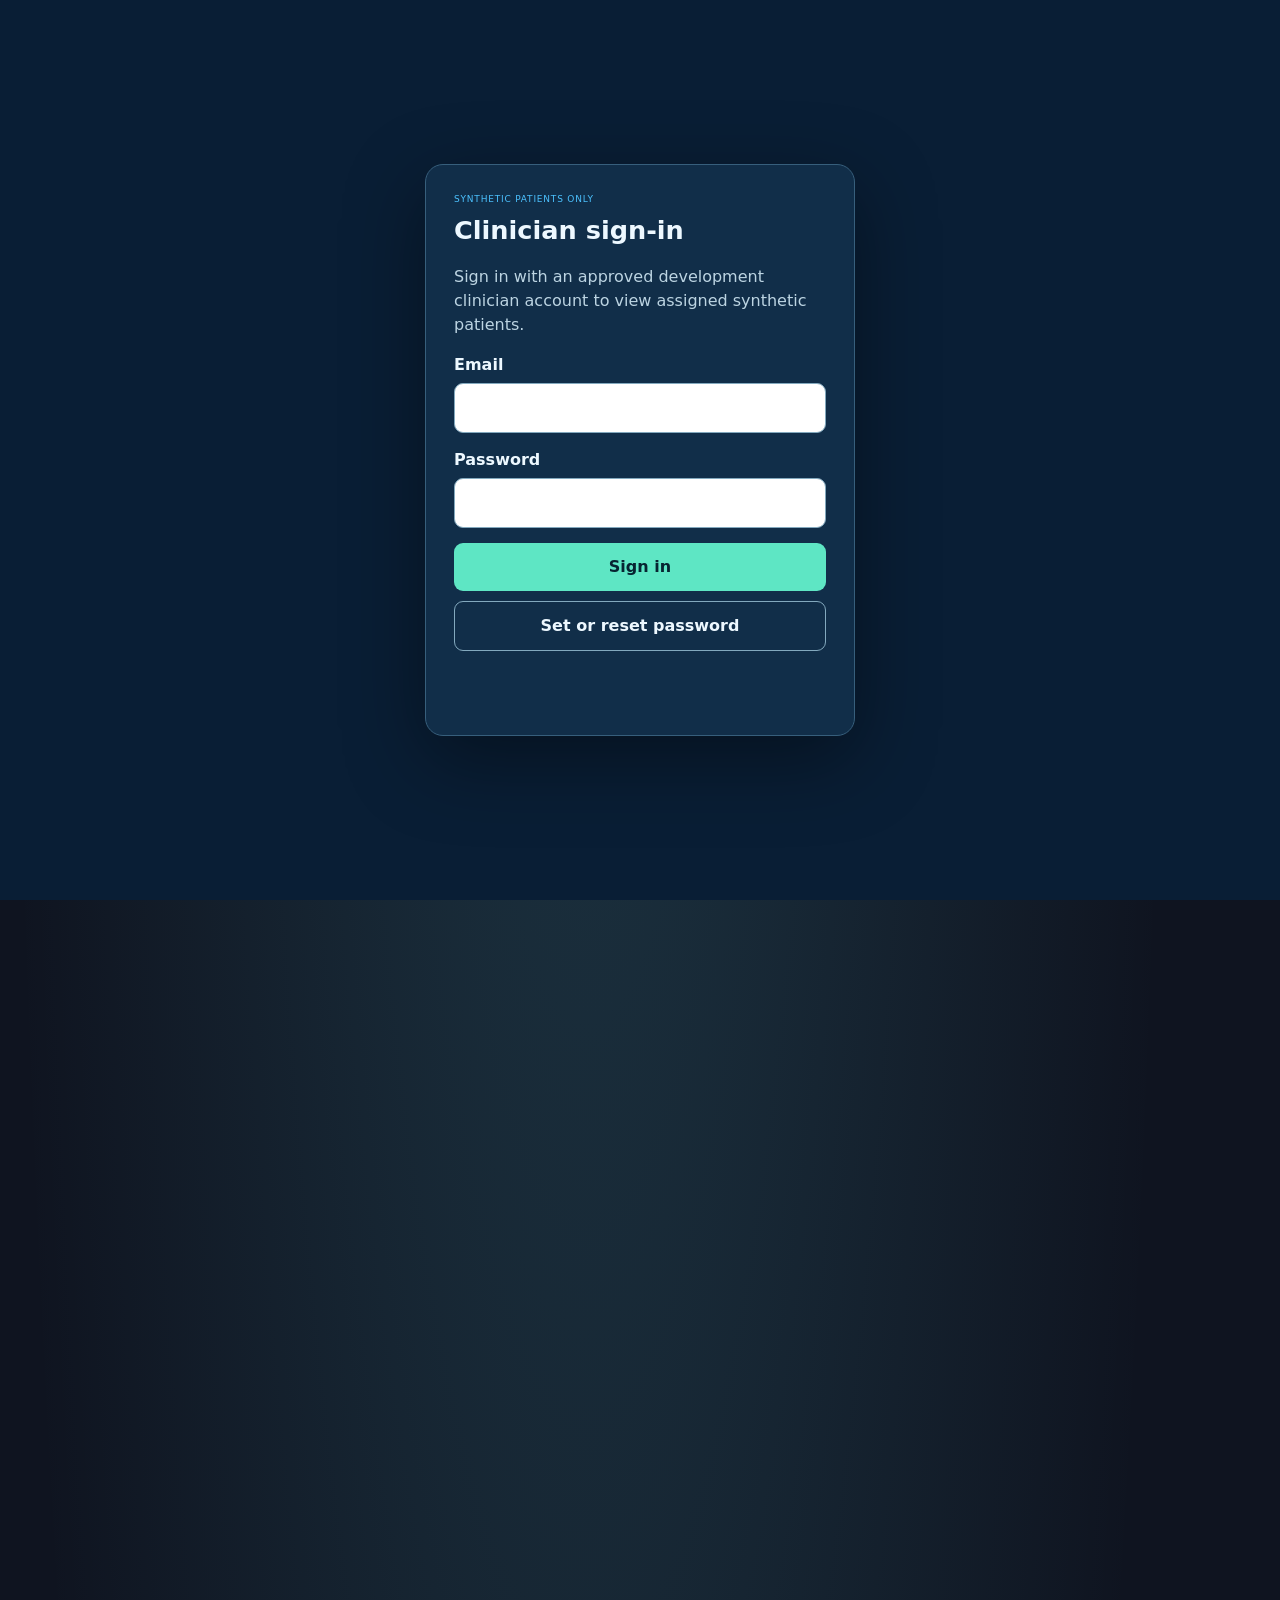
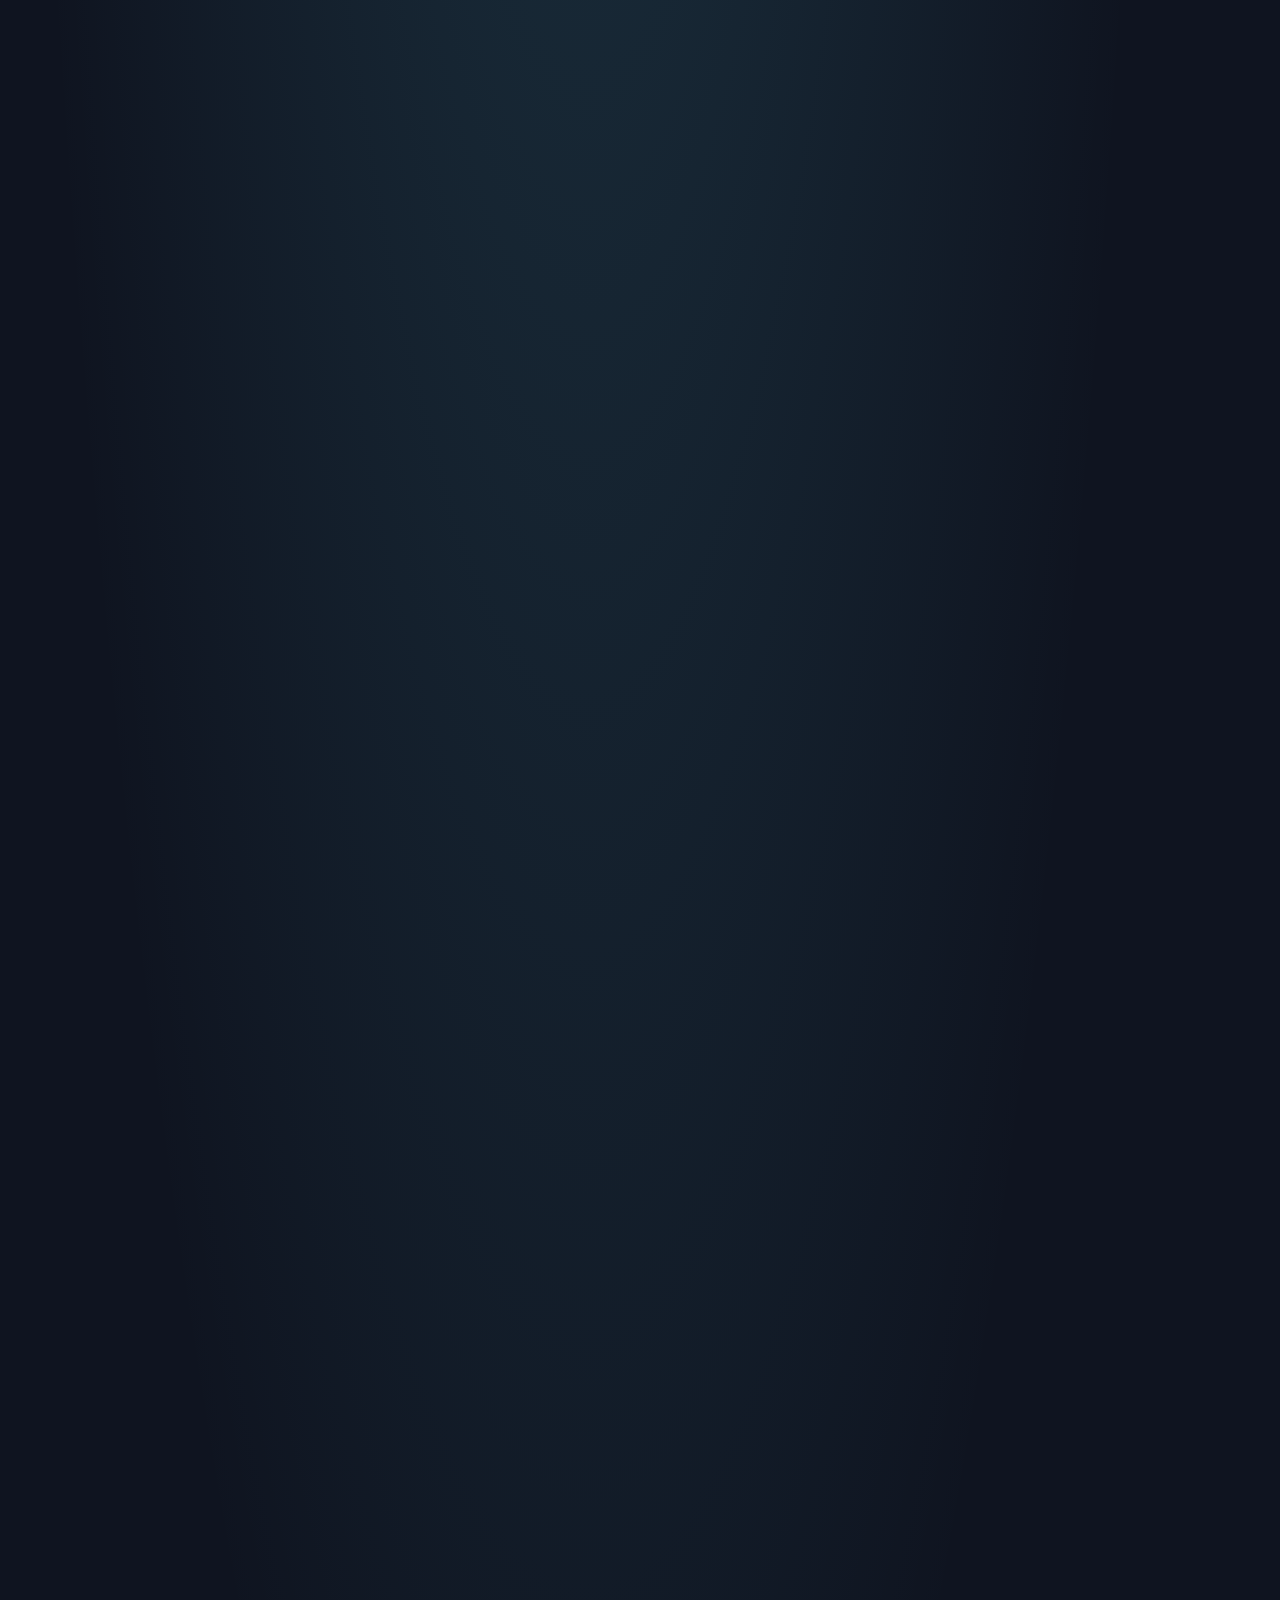
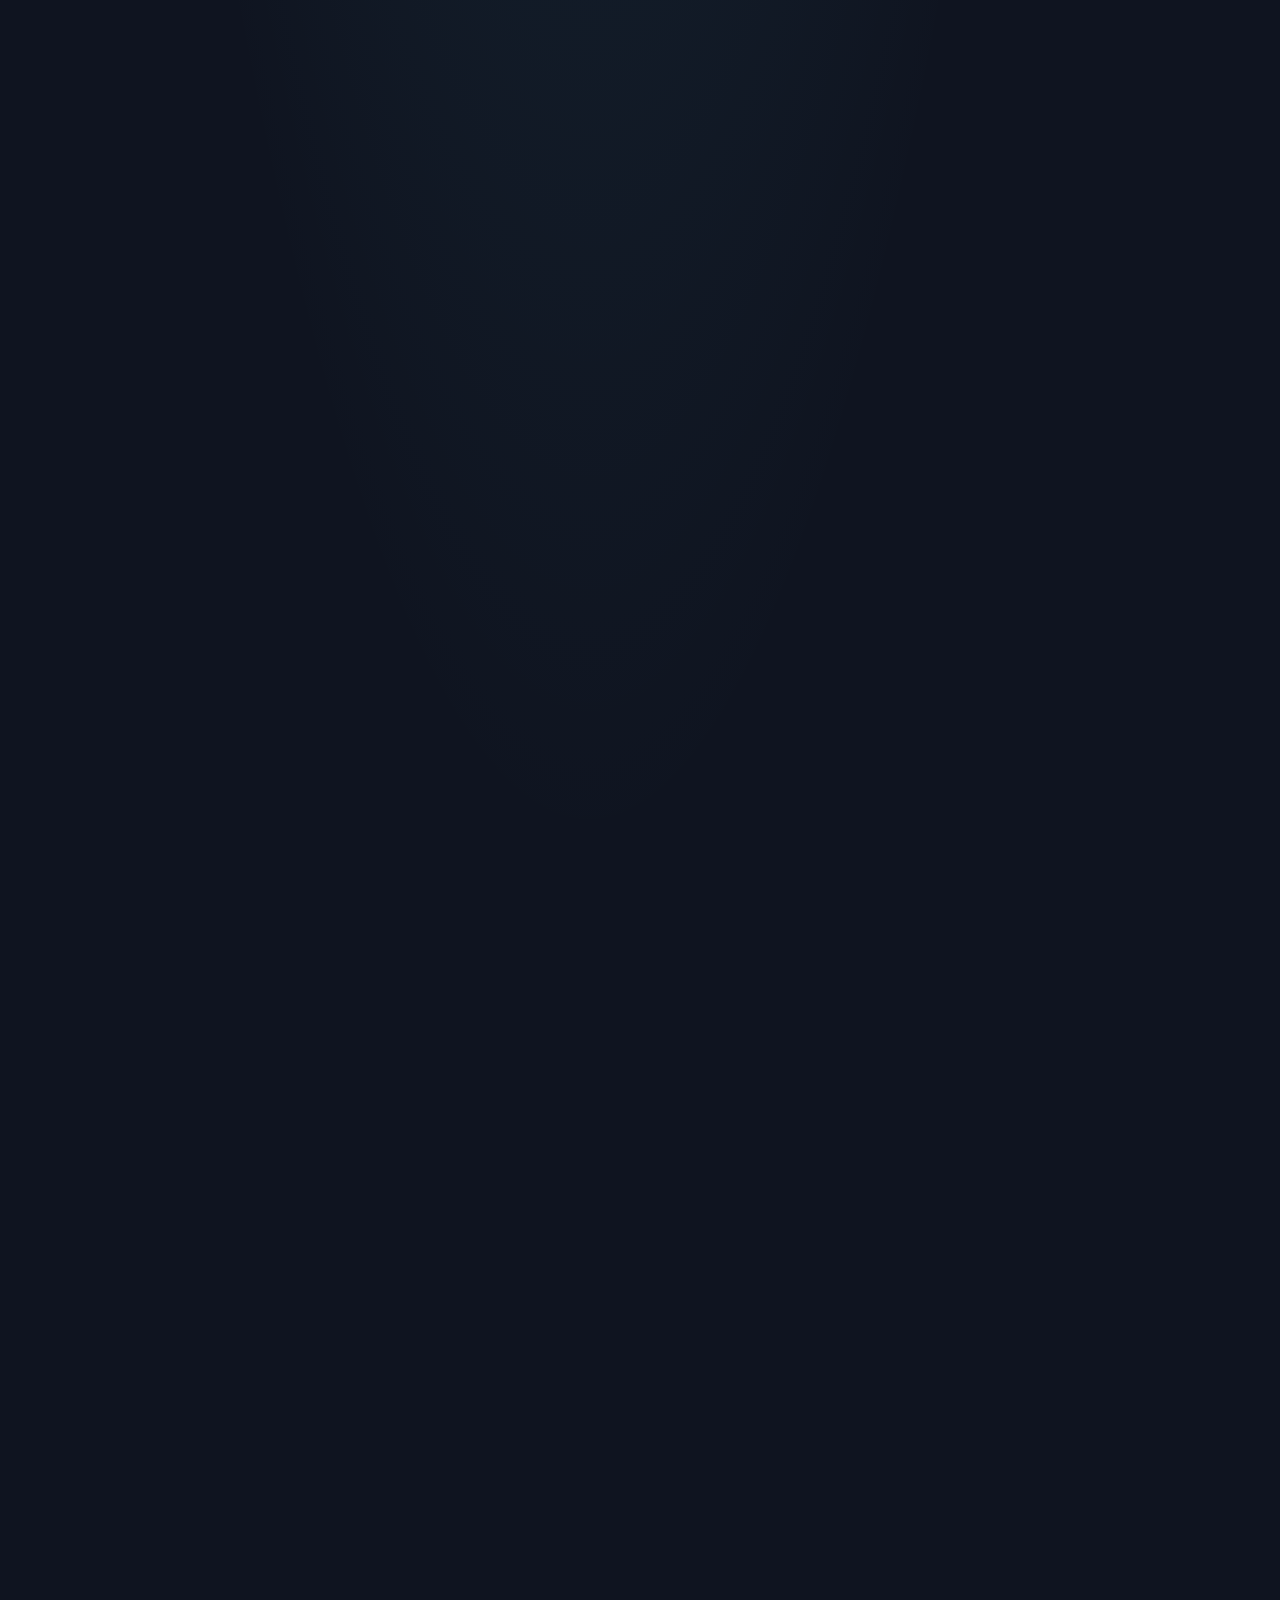
<file: index.html>
<!DOCTYPE html>
<html lang="en">
<head>
<meta charset="UTF-8" />
<meta name="viewport" content="width=device-width, initial-scale=1.0" />
<link rel="manifest" href="ehr.webmanifest" />
<link rel="apple-touch-icon" href="push-icon-192.png" />
<meta name="theme-color" content="#101726" />
<meta name="apple-mobile-web-app-capable" content="yes" />
<title>Nephrology Agentic Harness — Synthetic Demo</title>
<link rel="stylesheet" href="style.css?v=encounter-lifecycle-v19-20261006" />
<link rel="stylesheet" href="census-status.css?v=encounter-lifecycle-v19-20261006" />
<link rel="stylesheet" href="prechart-workspace.css?v=encounter-lifecycle-v19-20261006" />
<link rel="stylesheet" href="activity-audit-ui.css?v=encounter-lifecycle-v19-20261006" />
<link rel="stylesheet" href="scribe-review-ui.css?v=encounter-lifecycle-v19-20261006" />
<link rel="stylesheet" href="workspace-review-ui.css?v=encounter-lifecycle-v19-20261006" />
<link rel="stylesheet" href="workflow-prep-ui.css?v=encounter-lifecycle-v19-20261006" />
<link rel="stylesheet" href="clinician-auth-ui.css?v=encounter-lifecycle-v19-20261006" />
<link rel="stylesheet" href="encounter-workflow-ui.css?v=encounter-lifecycle-v19-20261006" />
<link rel="stylesheet" href="encounter-completion-ui.css?v=encounter-lifecycle-v19-20261006" />
<link rel="stylesheet" href="follow-up-queue-ui.css?v=encounter-lifecycle-v19-20261006" />
<link rel="stylesheet" href="encounter-coordinator-ui.css?v=encounter-lifecycle-v19-20261006" />
<link rel="stylesheet" href="agent-map-ui.css?v=encounter-lifecycle-v19-20261006" />
<link rel="stylesheet" href="encounter-inbox-ui.css?v=encounter-lifecycle-v19-20261006" />
<link rel="stylesheet" href="phone-alerts-ui.css?v=encounter-lifecycle-v19-20261006" />
<link rel="stylesheet" href="orchestrator-voice-ui.css?v=encounter-lifecycle-v19-20261006" />
<link rel="stylesheet" href="encounter-review-ui.css?v=encounter-lifecycle-v19-20261006" />
<link rel="stylesheet" href="encounter-lifecycle-ui.css?v=encounter-lifecycle-v19-20261006" />
<link rel="stylesheet" href="encounter-revision-ui.css?v=encounter-lifecycle-v19-20261006" />
<link rel="stylesheet" href="push-alerts-ui.css?v=encounter-lifecycle-v19-20261006" />
</head>
<body class="agentic-shell">
  <section id="clinicianSignIn" aria-label="Synthetic clinician sign-in">
    <div class="clinician-signin-card">
      <div class="eyebrow">SYNTHETIC PATIENTS ONLY</div>
      <h1>Clinician sign-in</h1>
      <p>Sign in with an approved development clinician account to view assigned synthetic patients.</p>
      <form id="clinicianSignInForm">
        <label>Email<input name="email" type="email" autocomplete="username" required /></label>
        <label>Password<input name="password" type="password" autocomplete="current-password" required /></label>
        <button type="submit">Sign in</button>
        <button id="requestPasswordResetBtn" type="button" class="clinician-secondary-btn">Set or reset password</button>
      </form>
      <form id="clinicianPasswordSetupForm" hidden>
        <p>Set a password to finish your clinician account.</p>
        <label>New password<input name="password" type="password" autocomplete="new-password" minlength="12" required /></label>
        <label>Confirm password<input name="confirmation" type="password" autocomplete="new-password" minlength="12" required /></label>
        <button type="submit">Set password</button>
      </form>
      <p id="clinicianSignInStatus" role="status" aria-live="polite"></p>
    </div>
  </section>
  <header class="topbar">
    <div class="brand">
      <span class="logo">🫘</span>
      <div>
        <h1>KidneyCare · Agent workspace <span class="badge">synthetic</span></h1>
        <p class="sub">One clinical encounter · Your connected agent team</p>
      </div>
    </div>
    <div class="top-right">
      <button id="themeToggle" class="theme-toggle" type="button" aria-label="Switch color theme">☀ Light</button>
      <span id="patientCount" class="chip">—</span>
      <span id="backendStatus" class="chip">backend: connecting</span>
      <button id="clinicianSignOut" type="button">Sign out</button>
      <span class="chip chip-warn">⚠ demo · not for clinical use</span>
    </div>
  </header>

  <nav class="workspace-tabs" aria-label="Nephrology workspace">
    <button class="workspace-tab active" data-setting="office">
      <span class="tab-icon">🏥</span>
      <span><strong>Office</strong><small>CKD · HTN · GN</small></span>
    </button>
    <button class="workspace-tab" data-setting="hospital">
      <span class="tab-icon">🛏️</span>
      <span><strong>Hospital</strong><small>Consults · AKI · ICU</small></span>
    </button>
    <button class="workspace-tab" data-setting="dialysis">
      <span class="tab-icon">🩸</span>
      <span><strong>Dialysis</strong><small>HD rounds · PD rounds · longitudinal</small></span>
    </button>
    <button class="workspace-tab" data-setting="transplant">
      <span class="tab-icon">🫛</span>
      <span><strong>Transplant</strong><small>Evaluation · waitlist · post-transplant</small></span>
    </button>
  </nav>

  <div id="workspaceSubtabs" class="workspace-subtabs hidden" aria-label="Dialysis modality">
    <button class="workspace-subtab active" data-dialysis-mode="hemodialysis">Hemodialysis round</button>
    <button class="workspace-subtab" data-dialysis-mode="peritoneal">Peritoneal dialysis round</button>
  </div>

  <div class="workspace-strip">
    <div>
      <span class="eyebrow">ACTIVE WORKSPACE</span>
      <strong id="workspaceTitle">Office nephrology</strong>
      <span id="workspaceSubtitle" class="workspace-sub">Longitudinal outpatient kidney care</span>
    </div>
    <div class="workspace-actions">
      <span class="chip chip-agent" id="workspaceMode">office</span>
      <span class="chip">Shared patient state</span>
    </div>
  </div>

  <nav id="mobilePaneNav" class="mobile-pane-nav" aria-label="Mobile pane navigation">
    <button type="button" data-mobile-pane="census">Census</button>
    <button type="button" data-mobile-pane="patient" class="active">Patient</button>
    <button type="button" data-mobile-pane="agent">Agent</button>
  </nav>

  <div class="layout mobile-pane-patient" id="mainLayout">
    <aside class="census">
      <div class="panel-head">
        <div>
          <h2 id="censusTitle">Office census</h2>
          <div class="micro" id="censusMeta">Patients active in this workspace</div>
        </div>
      </div>
      <input id="search" type="search" placeholder="Filter census…" />
      <ul id="patientList" class="patient-list"></ul>
    </aside>

    <div id="centerResizeHandle" class="center-resize-handle" title="Drag to resize middle pane" aria-hidden="true"></div>
    <main class="chart" id="centerPane">
      <section class="panel identity-panel" id="demographics">
        <div class="identity-row">
          <div>
            <span class="eyebrow">SHARED PATIENT IDENTITY</span>
            <h2 id="ptName">—</h2>
            <div class="meta" id="ptMeta"></div>
          </div>
          <div class="identity-actions">
            <div id="careFootprint" class="care-footprint"></div>
            <button id="openActivityAuditBtn" class="small-btn audit-open-btn" type="button">Activity / Audit</button>
          </div>
        </div>
      </section>

      <section class="panel context-panel">
        <div class="panel-head">
          <div>
            <h2 id="contextTitle">Office context</h2>
            <div class="micro" id="contextMeta">Workspace-specific episode data layered on the shared patient record</div>
          </div>
          <span class="chip" id="contextBadge">longitudinal</span>
        </div>
        <div id="contextGrid" class="context-grid"></div>
        <div id="contextDetail" class="context-detail"></div>
      </section>

      <section class="panel prechart-panel">
        <div class="panel-head">
          <div>
            <h2>Pre-charting note</h2>
            <div class="micro">Open the workspace for ambient transcript text, typed/pasted notes, attachments, and lab trends</div>
          </div>
          <div class="prechart-head-actions">
            <button id="openPrechartWorkspaceBtn" class="small-btn prechart-open-btn" type="button">Open workspace</button>
            <button id="clearPrechartBtn" class="small-btn" type="button">Clear lab trends</button>
          </div>
        </div>
        <div id="prechartNarrative" class="prechart-narrative" aria-live="polite"></div>
        <div id="prechartNote" class="prechart-note"></div>
      </section>

      <section class="panel state-panel">
        <div class="panel-head">
          <div>
            <h2>Longitudinal patient state</h2>
            <div class="micro">Persistent kidney state shared across Office, Hospital and Dialysis</div>
          </div>
          <span class="chip chip-agent">patient state</span>
        </div>
        <div id="stateGrid" class="state-grid"></div>
      </section>

      <section class="panel loop-panel">
        <div class="panel-head">
          <div>
            <h2>Open-loop engine</h2>
            <div class="micro">Longitudinal obligations that persist beyond an encounter note</div>
          </div>
          <div class="loop-head-actions">
            <span id="loopSummary" class="chip">—</span>
            <button id="addLoopBtn" class="small-btn" type="button">+ Add loop</button>
          </div>
        </div>
        <div id="openLoopList" class="open-loop-list"></div>
      </section>

      <section class="panel">
        <div class="panel-head">
          <h2>Source data · latest labs</h2>
          <span class="micro">Evidence beneath the patient-state summary</span>
        </div>
        <div id="labsGrid" class="labs-grid"></div>
      </section>

      <section class="panel">
        <div class="panel-head">
          <h2>Source data · active medications</h2>
          <span class="micro">Shared medication list</span>
        </div>
        <div id="medsList" class="meds-list"></div>
      </section>
    </main>

    <aside class="agent-pane">
      <div class="panel-head">
        <div>
          <h2>Astra clinical intelligence</h2>
          <div class="micro">Contextual clinical analysis · Physician review</div>
        </div>
        <span class="chip chip-agent" id="agentStatus">idle</span>
      </div>

      <div id="judgmentSummary" class="judgment-summary"></div>
      <div id="findings" class="findings"></div>
      <div id="chat" class="chat"></div>

      <form id="askForm" class="ask">
        <input id="query" type="text" placeholder="Ask: summarize, labs, next steps, risk…" autocomplete="off" />
        <button type="submit">Ask</button>
      </form>
      <div class="suggestions" id="suggestions"></div>
    </aside>
  </div>

  <div id="prechartWorkspace" class="prechart-workspace hidden" aria-hidden="true">
    <div class="prechart-workspace-shell">
      <header class="prechart-workspace-header">
        <div>
          <span class="eyebrow">PRE-CHARTING WORKSPACE</span>
          <h2 id="prechartWorkspaceTitle">Patient pre-charting</h2>
          <div id="prechartWorkspaceMeta" class="micro">Collect and organize source material before the encounter</div>
        </div>
        <div class="prechart-workspace-header-actions">
          <span class="chip chip-agent">2 organizer agents</span>
          <button id="closePrechartWorkspaceBtn" class="icon-btn" type="button" aria-label="Close pre-charting workspace">×</button>
        </div>
      </header>

      <div class="voice-mode-launcher" id="voiceModeLauncher">
        <div class="voice-mode-copy">
          <span class="eyebrow">VOICE CAPTURE</span>
          <strong>Choose transcription mode</strong>
          <span>Use synthetic patient information only in this prototype.</span>
        </div>
        <div class="voice-mode-buttons">
          <button id="ambientModeBtn" class="voice-mode-btn ambient-mode" type="button">
            <span class="voice-mode-icon">●</span>
            <span><strong>Ambient</strong><small>Encounter conversation</small></span>
          </button>
          <button id="dictationModeBtn" class="voice-mode-btn dictation-mode" type="button">
            <span class="voice-mode-icon">✎</span>
            <span><strong>Dictation</strong><small>Physician note dictation</small></span>
          </button>
        </div>
        <div id="voiceRuntimeStatus" class="voice-runtime-status">Checking browser voice support…</div>
      </div>

      <div class="prechart-workspace-grid">
        <section class="prechart-source-column">
          <div class="prechart-source-card voice-capture-card" id="ambientCaptureCard">
            <div class="prechart-section-head">
              <div>
                <h3>Ambient transcription</h3>
                <div class="micro">Recorded audio with playback and physician transcript review</div>
              </div>
              <span id="ambientStatus" class="prechart-source-status">idle</span>
            </div>
            <div class="voice-synthetic-warning">
              SYNTHETIC TESTING ONLY · Browser speech recognition may use the browser vendor's speech service. Do not use real patient PHI in this prototype.
            </div>
            <div class="ambient-transcript-grid">
              <div class="ambient-transcript-pane raw">
                <div class="ambient-transcript-pane-head">
                  <strong>Raw transcript</strong>
                  <span>speech-recognition output · preserved for provenance</span>
                </div>
                <textarea id="ambientTranscriptInput" class="prechart-large-input" placeholder="Start the microphone and conduct a synthetic visit. Interim and final transcript text will appear here…"></textarea>
              </div>
              <div class="ambient-transcript-pane reviewed">
                <div class="ambient-transcript-pane-head">
                  <strong>Reviewed transcript</strong>
                  <span id="ambientReviewStatus">Physician review required · original wording preserved</span>
                </div>
                <textarea id="ambientReviewedInput" class="prechart-large-input reviewed-transcript-input" placeholder="Copy the raw transcript for review, then correct errors against the audio before saving…"></textarea>
              </div>
            </div>
            <div class="prechart-inline-actions">
              <button id="startAmbientDemoBtn" class="small-btn voice-start-btn" type="button">Start browser preview</button>
              <button id="reviewAmbientBtn" class="small-btn" type="button">Review transcript</button>
              <button id="addAmbientSourceBtn" class="small-btn" type="button">Save reviewed transcript</button>
              <span id="ambientMicSupport" class="voice-support-note">checking microphone support…</span>
            </div>
            <div class="scribe-extraction-panel">
              <div class="prechart-section-head">
                <div>
                  <h3>Structured scribe extraction</h3>
                  <div class="micro">Recognized discrete values are PROPOSED first; physician review is required before canonical Patient State changes</div>
                </div>
                <span id="scribeExtractionCount" class="chip">0 extracted</span>
              </div>
              <div id="scribeExtractionList" class="scribe-extraction-list">
                <div class="prechart-ledger-empty">No discrete observations extracted yet.</div>
              </div>
            </div>
          </div>

          <div class="prechart-source-card voice-capture-card" id="dictationCaptureCard">
            <div class="prechart-section-head">
              <div>
                <h3>Physician dictation</h3>
                <div class="micro">Separate post-encounter voice dictation for assessment, exam, and plan wording</div>
              </div>
              <span id="dictationStatus" class="prechart-source-status">idle</span>
            </div>
            <textarea id="physicianDictationInput" class="prechart-large-input" placeholder="Start dictation and speak your synthetic physician note. The transcript remains editable before saving…"></textarea>
            <div class="prechart-inline-actions">
              <button id="startDictationBtn" class="small-btn voice-start-btn" type="button">Start dictation mic</button>
              <button id="addDictationSourceBtn" class="small-btn" type="button">Save dictation</button>
              <button id="clearDictationBtn" class="small-btn" type="button">Clear</button>
            </div>
          </div>

          <div class="prechart-source-card">
            <div class="prechart-section-head">
              <div>
                <h3>Typed / pasted text</h3>
                <div class="micro">Add referral text, outside notes, phone notes, or other pre-visit material</div>
              </div>
            </div>
            <textarea id="typedPrechartInput" class="prechart-large-input" placeholder="Type or paste text here…"></textarea>
            <div class="prechart-inline-actions">
              <select id="typedSourceType" class="prechart-select" aria-label="Text source type">
                <option value="typed-note">Typed note</option>
                <option value="outside-note">Outside note</option>
                <option value="referral">Referral</option>
                <option value="patient-message">Patient message</option>
                <option value="other">Other</option>
              </select>
              <button id="addTypedSourceBtn" class="small-btn" type="button">Add text</button>
            </div>
          </div>

          <div class="prechart-source-card">
            <div class="prechart-section-head">
              <div>
                <h3>Documents & images</h3>
                <div class="micro">Attach source files for pre-chart review</div>
              </div>
            </div>
            <label class="prechart-dropzone" for="prechartFileInput">
              <strong>Attach documents</strong>
              <span>PDF, images, text, Word, spreadsheets, and common clinical document formats</span>
              <input id="prechartFileInput" type="file" multiple
                accept=".pdf,.png,.jpg,.jpeg,.webp,.gif,.txt,.rtf,.doc,.docx,.xls,.xlsx,.csv,.tsv,.xml,.json,.html,.htm" />
            </label>
            <div id="prechartAttachmentList" class="prechart-attachment-list"></div>
          </div>
        </section>

        <section class="prechart-center-column">
          <div class="prechart-agent-row">
            <article class="prechart-agent-card intake-agent">
              <div class="prechart-agent-title">
                <span class="agent-orb">1</span>
                <div>
                  <strong>Intake Agent</strong>
                  <span>Classifies source type, records provenance, and flags unprocessed inputs</span>
                </div>
              </div>
              <div id="intakeAgentSummary" class="prechart-agent-summary">No source material added yet.</div>
            </article>

            <article class="prechart-agent-card organizer-agent">
              <div class="prechart-agent-title">
                <span class="agent-orb">2</span>
                <div>
                  <strong>Organizer Agent</strong>
                  <span>Groups material into a physician-facing pre-chart structure</span>
                </div>
              </div>
              <div id="organizerAgentSummary" class="prechart-agent-summary">Waiting for source material.</div>
            </article>
          </div>

          <div class="prechart-source-ledger-card">
            <div class="prechart-section-head">
              <div>
                <h3>Source ledger</h3>
                <div class="micro">Every pre-chart item remains linked to its source</div>
              </div>
              <span id="prechartSourceCount" class="chip">0 sources</span>
            </div>
            <div id="prechartSourceLedger" class="prechart-source-ledger"></div>
          </div>

          <div class="prechart-note-editor-card">
            <div class="prechart-section-head">
              <div>
                <h3>Organized pre-charting note</h3>
                <div class="micro">Editable physician workspace · organizational draft only</div>
              </div>
              <div class="prechart-inline-actions">
                <button id="organizePrechartBtn" class="small-btn" type="button">Organize</button>
                <button id="copyPrechartBtn" class="small-btn" type="button">Copy</button>
              </div>
            </div>
            <textarea id="prechartWorkspaceNote" class="prechart-note-editor" placeholder="Organized pre-charting content will appear here…"></textarea>
          </div>
        </section>
      </div>
    </div>
  </div>

  <div id="provenanceBackdrop" class="provenance-backdrop hidden"></div>
  <aside id="provenanceDrawer" class="provenance-drawer hidden" aria-label="Provenance inspector">
    <div class="prov-head">
      <div>
        <span class="eyebrow">PROVENANCE INSPECTOR</span>
        <h2 id="provTitle">Source details</h2>
      </div>
      <button id="closeProvBtn" class="icon-btn" type="button" aria-label="Close provenance inspector">×</button>
    </div>
    <div id="provBody" class="prov-body"></div>
  </aside>

  <script src="theme.js?v=encounter-lifecycle-v19-20261006"></script>
  <script src="data.js?v=encounter-lifecycle-v19-20261006"></script>
  <script src="clinician-auth-ui.js?v=encounter-lifecycle-v19-20261006"></script>
  <script src="backend-patient-loader.js?v=encounter-lifecycle-v19-20261006"></script>
  <script src="open-loop.js?v=encounter-lifecycle-v19-20261006"></script>
  <script src="patient-state.js?v=encounter-lifecycle-v19-20261006"></script>
  <script src="judgment-fabric.js?v=encounter-lifecycle-v19-20261006"></script>
  <script src="agent.js?v=encounter-lifecycle-v19-20261006"></script>
  <script src="app.js?v=encounter-lifecycle-v19-20261006"></script>
  <script src="lab-trends-ui.js?v=encounter-lifecycle-v19-20261006"></script>
  <script src="kidney-protection-ui.js?v=encounter-lifecycle-v19-20261006"></script>
  <script>window.SYNTHETIC_ENCOUNTER_COORDINATOR_ENABLED=true;</script>
  <script src="microphone-meter.js?v=encounter-lifecycle-v19-20261006"></script>
  <script id="syntheticNoteDraftingConfig">window.SYNTHETIC_NOTE_DRAFTING_ENABLED=true;</script>
  <script src="note-drafting-ui.js?v=encounter-lifecycle-v19-20261006"></script>
  <script src="prechart-workspace.js?v=encounter-lifecycle-v19-20261006"></script>
  <script id="syntheticAudioTranscriptionConfig">window.SYNTHETIC_AUDIO_TRANSCRIPTION_ENABLED=true;</script>
  <script src="recorded-audio-ui.js?v=encounter-lifecycle-v19-20261006"></script>
  <script src="scribe-review-ui.js?v=encounter-lifecycle-v19-20261006"></script>
  <script src="encounter-workflow-ui.js?v=encounter-lifecycle-v19-20261006"></script>
  <script src="activity-audit-ui.js?v=encounter-lifecycle-v19-20261006"></script>
  <script src="workspace-review-ui.js?v=encounter-lifecycle-v19-20261006"></script>
  <script src="workflow-prep-ui.js?v=encounter-lifecycle-v19-20261006"></script>
  <script src="mobile-ui.js?v=encounter-lifecycle-v19-20261006"></script>
  <script src="encounter-completion-ui.js?v=encounter-lifecycle-v19-20261006"></script>
  <script src="encounter-actions-ui.js?v=encounter-lifecycle-v19-20261006"></script>
<script src="encounter-coordinator-ui.js?v=encounter-lifecycle-v19-20261006"></script>
  <script src="follow-up-queue-ui.js?v=encounter-lifecycle-v19-20261006"></script>
  <script src="agent-map-ui.js?v=encounter-lifecycle-v19-20261006"></script>
  <script src="encounter-review-ui.js?v=encounter-lifecycle-v19-20261006"></script>
  <script src="orchestrator-commands.js?v=encounter-lifecycle-v19-20261006"></script>
  <script src="orchestrator-voice-ui.js?v=encounter-lifecycle-v19-20261006"></script>
  <script src="encounter-inbox-ui.js?v=encounter-lifecycle-v19-20261006"></script>
  <script src="phone-alerts-ui.js?v=encounter-lifecycle-v19-20261006"></script>
  <script src="encounter-lifecycle-ui.js?v=encounter-lifecycle-v19-20261006"></script>
  <script src="encounter-revision-ui.js?v=encounter-lifecycle-v19-20261006"></script>
  <script src="push-alerts-ui.js?v=encounter-lifecycle-v19-20261006"></script>
</body>
</html>
</file>
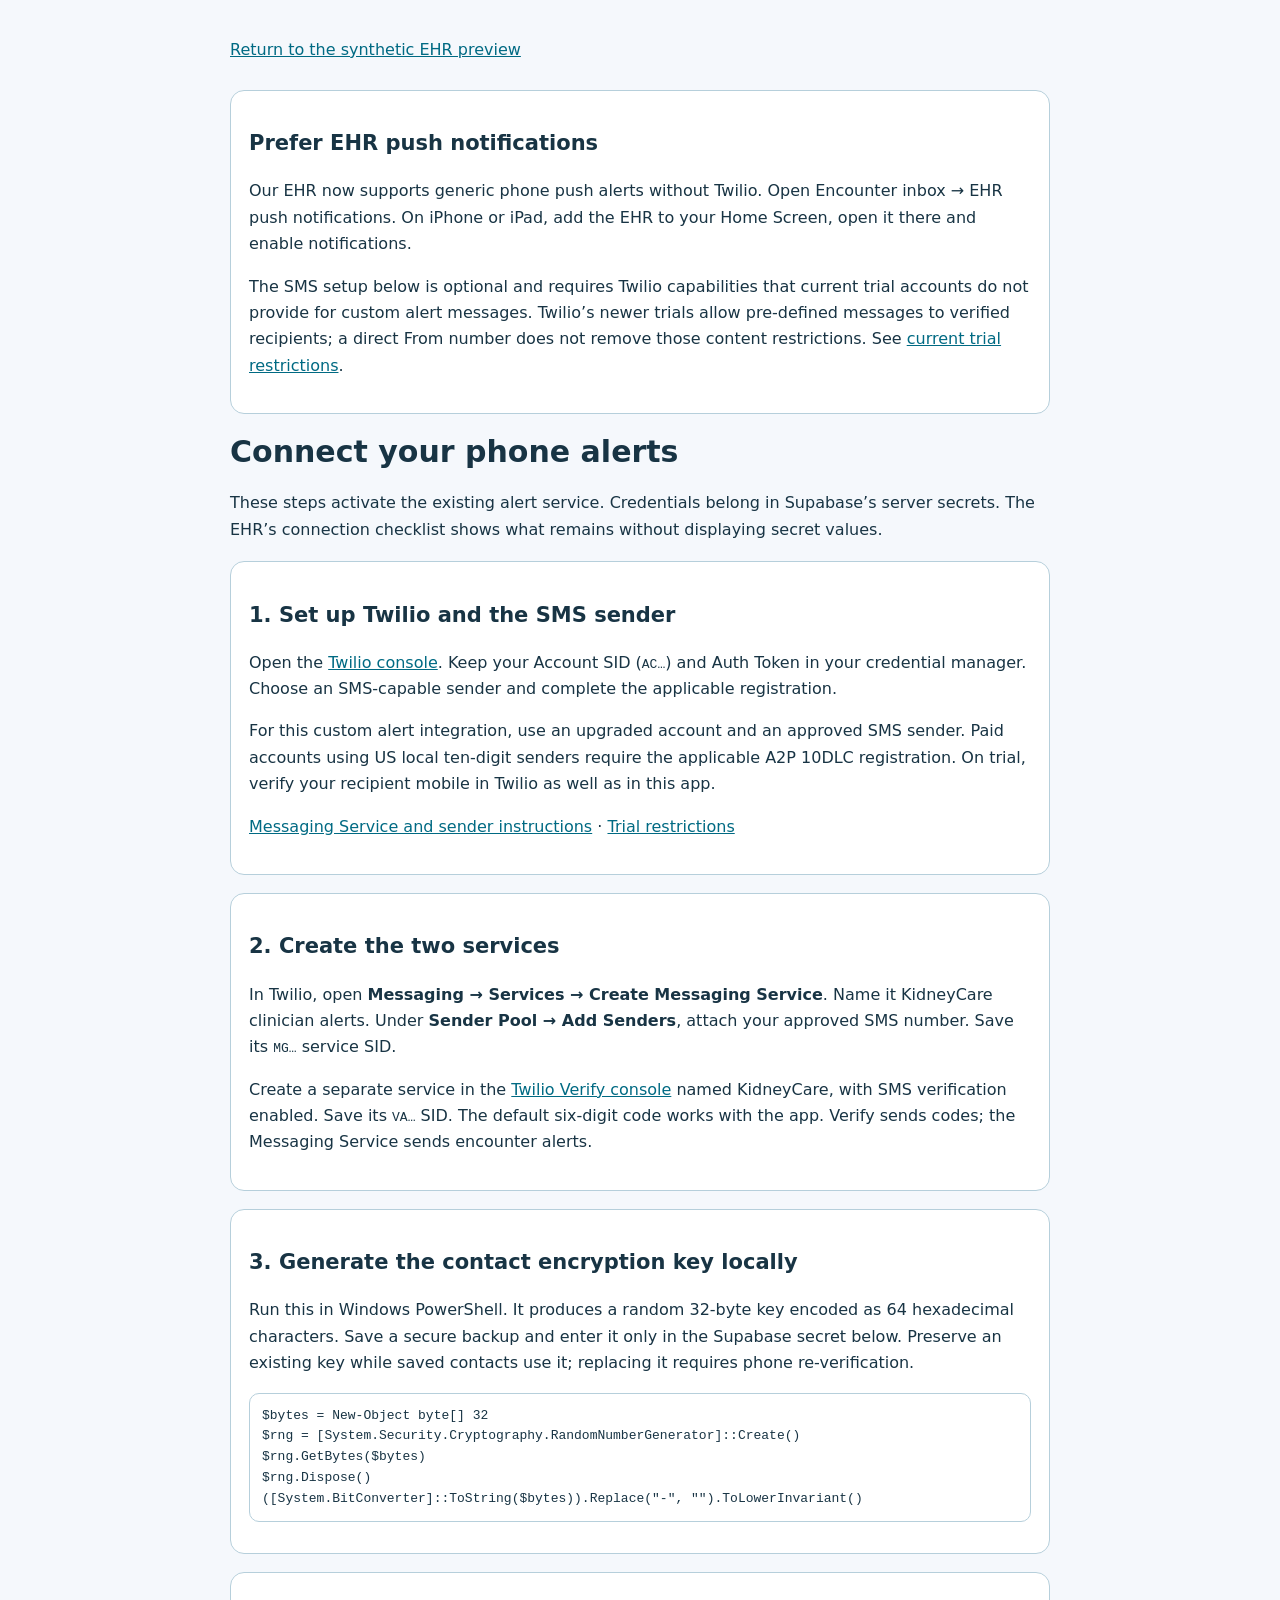
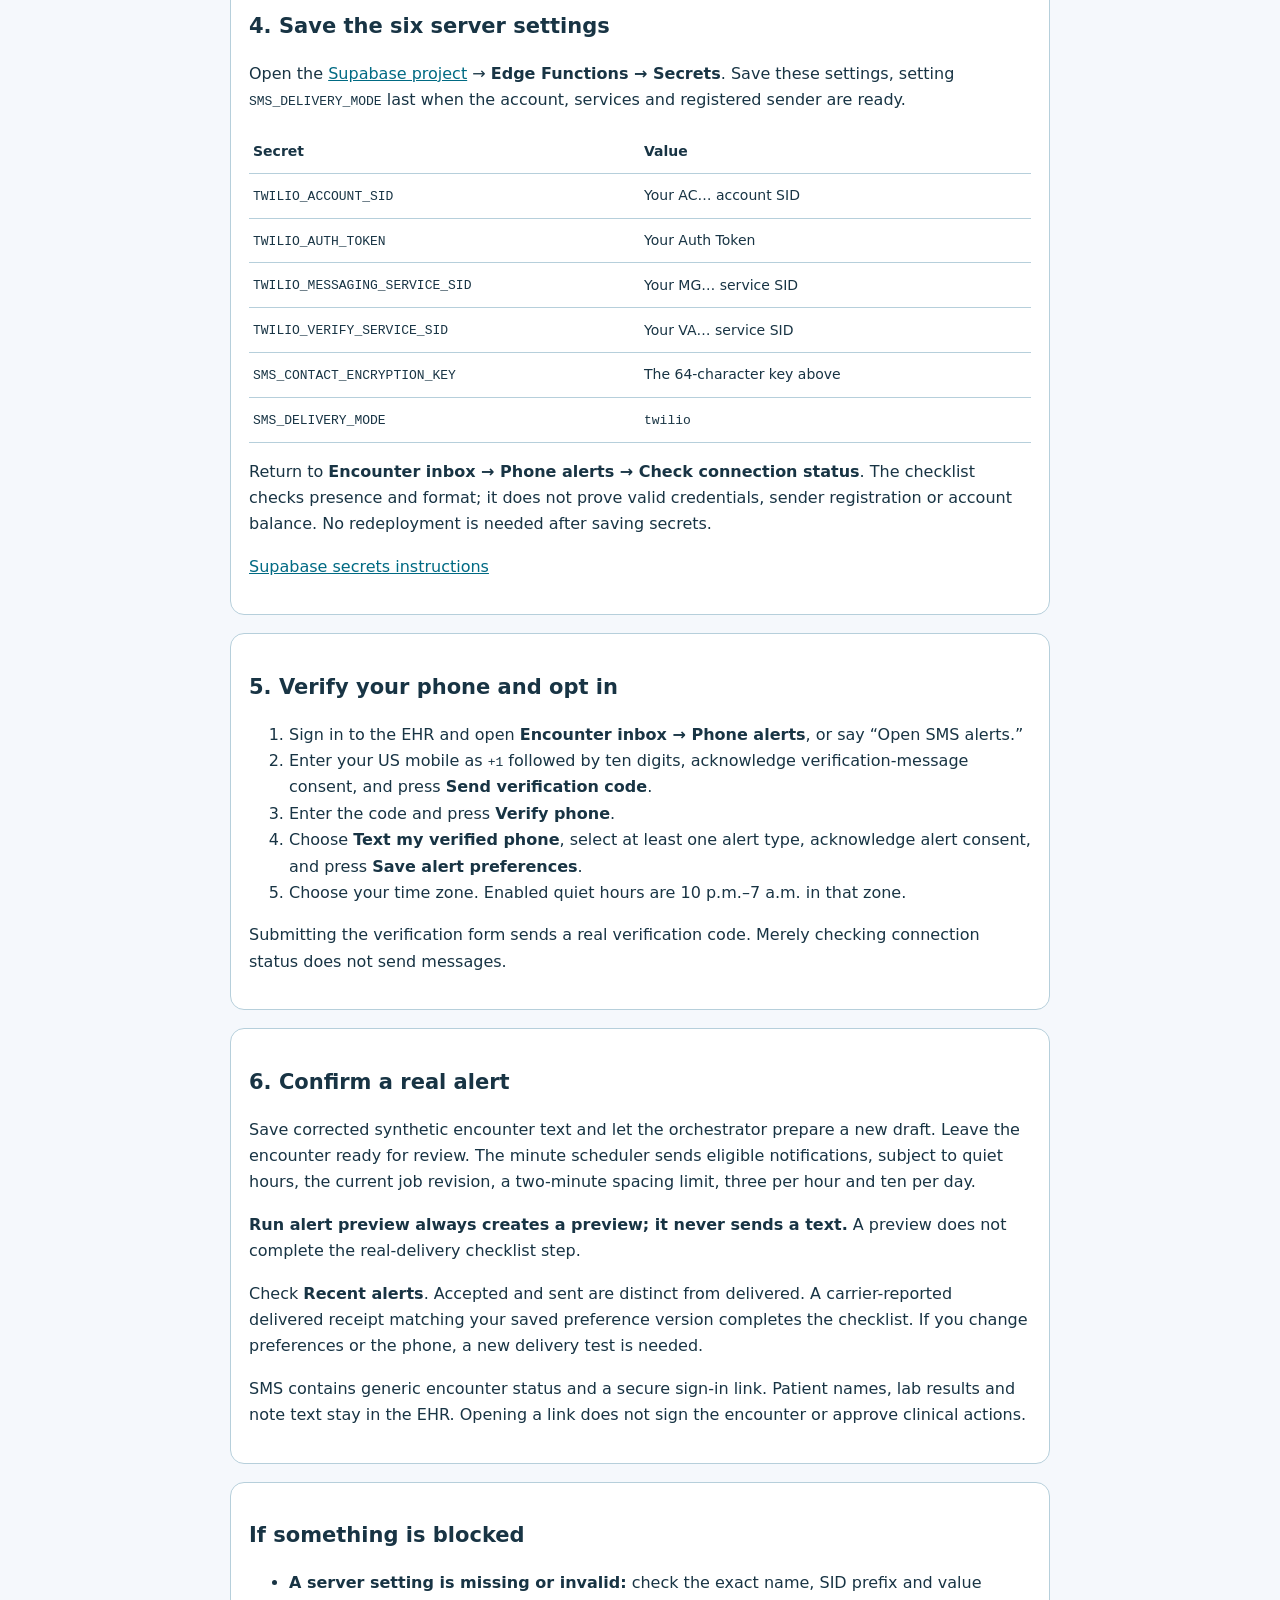
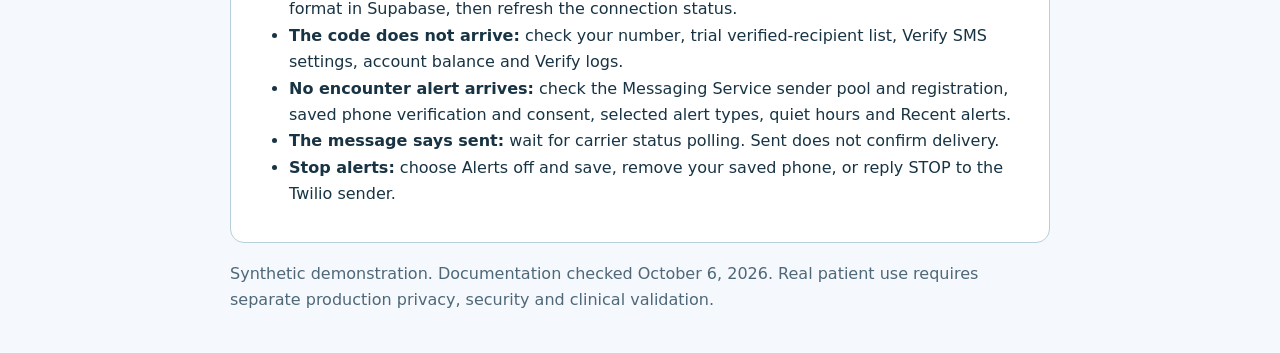
<file: phone-alert-setup.html>
<!doctype html>
<html lang="en"><head><meta charset="utf-8"><meta name="viewport" content="width=device-width,initial-scale=1"><title>Connect KidneyCare phone alerts</title>
<style>:root{color-scheme:light dark;--bg:#101724;--panel:#1b2537;--text:#e6ecf7;--muted:#b1c0d4;--line:#3a4b64;--link:#7cd8ff}body{margin:0;background:var(--bg);color:var(--text);font:16px/1.65 system-ui,sans-serif}main{max-width:820px;margin:auto;padding:28px 20px}h1{font-size:30px;line-height:1.2}h2{font-size:21px}section{padding:18px;margin:18px 0;background:var(--panel);border:1px solid var(--line);border-radius:14px}a{color:var(--link);overflow-wrap:anywhere}code,pre{font:13px/1.6 ui-monospace,monospace}pre{white-space:pre-wrap;overflow-wrap:anywhere;border:1px solid var(--line);padding:12px;border-radius:10px}table{border-collapse:collapse;table-layout:fixed;width:100%;font-size:14px}td,th{padding:10px 4px;text-align:left;border-bottom:1px solid var(--line);overflow-wrap:anywhere}.muted{color:var(--muted)}.back{display:inline-flex;min-height:44px;align-items:center}button{min-height:44px;padding:10px 14px;font:inherit}@media(prefers-color-scheme:light){:root{--bg:#f5f8fc;--panel:#fff;--text:#183444;--muted:#4e6879;--line:#b6cfdb;--link:#006a83}}@media(max-width:480px){main{padding:18px 12px}section{padding:12px}h1{font-size:25px}table{font-size:12px}}</style></head><body><main>
<a class="back" href="./index.html?v=17">Return to the synthetic EHR preview</a>
<section><h2>Prefer EHR push notifications</h2><p>Our EHR now supports generic phone push alerts without Twilio. Open Encounter inbox → EHR push notifications. On iPhone or iPad, add the EHR to your Home Screen, open it there and enable notifications.</p><p>The SMS setup below is optional and requires Twilio capabilities that current trial accounts do not provide for custom alert messages. Twilio’s newer trials allow pre-defined messages to verified recipients; a direct From number does not remove those content restrictions. See <a href="https://www.twilio.com/docs/usage/trials">current trial restrictions</a>.</p></section><h1>Connect your phone alerts</h1><p>These steps activate the existing alert service. Credentials belong in Supabase’s server secrets. The EHR’s connection checklist shows what remains without displaying secret values.</p>
<section><h2>1. Set up Twilio and the SMS sender</h2><p>Open the <a href="https://console.twilio.com/" target="_blank" rel="noopener noreferrer">Twilio console</a>. Keep your Account SID (<code>AC…</code>) and Auth Token in your credential manager. Choose an SMS-capable sender and complete the applicable registration.</p><p>For this custom alert integration, use an upgraded account and an approved SMS sender. Paid accounts using US local ten-digit senders require the applicable A2P 10DLC registration. On trial, verify your recipient mobile in Twilio as well as in this app.</p><p><a href="https://www.twilio.com/docs/messaging/tutorials/send-messages-with-messaging-services" target="_blank" rel="noopener noreferrer">Messaging Service and sender instructions</a> · <a href="https://www.twilio.com/docs/usage/tutorials/how-to-use-your-free-trial-account" target="_blank" rel="noopener noreferrer">Trial restrictions</a></p></section>
<section><h2>2. Create the two services</h2><p>In Twilio, open <strong>Messaging → Services → Create Messaging Service</strong>. Name it KidneyCare clinician alerts. Under <strong>Sender Pool → Add Senders</strong>, attach your approved SMS number. Save its <code>MG…</code> service SID.</p><p>Create a separate service in the <a href="https://www.twilio.com/docs/verify/quickstarts/node-express" target="_blank" rel="noopener noreferrer">Twilio Verify console</a> named KidneyCare, with SMS verification enabled. Save its <code>VA…</code> SID. The default six-digit code works with the app. Verify sends codes; the Messaging Service sends encounter alerts.</p></section>
<section><h2>3. Generate the contact encryption key locally</h2><p>Run this in Windows PowerShell. It produces a random 32-byte key encoded as 64 hexadecimal characters. Save a secure backup and enter it only in the Supabase secret below. Preserve an existing key while saved contacts use it; replacing it requires phone re-verification.</p><pre>$bytes = New-Object byte[] 32
$rng = [System.Security.Cryptography.RandomNumberGenerator]::Create()
$rng.GetBytes($bytes)
$rng.Dispose()
([System.BitConverter]::ToString($bytes)).Replace("-", "").ToLowerInvariant()</pre></section>
<section><h2>4. Save the six server settings</h2><p>Open the <a href="https://supabase.com/dashboard/project/excqvjpsmdxzhujsbkmz" target="_blank" rel="noopener noreferrer">Supabase project</a> → <strong>Edge Functions → Secrets</strong>. Save these settings, setting <code>SMS_DELIVERY_MODE</code> last when the account, services and registered sender are ready.</p><table><thead><tr><th>Secret</th><th>Value</th></tr></thead><tbody><tr><td><code>TWILIO_ACCOUNT_SID</code></td><td>Your AC… account SID</td></tr><tr><td><code>TWILIO_AUTH_TOKEN</code></td><td>Your Auth Token</td></tr><tr><td><code>TWILIO_MESSAGING_SERVICE_SID</code></td><td>Your MG… service SID</td></tr><tr><td><code>TWILIO_VERIFY_SERVICE_SID</code></td><td>Your VA… service SID</td></tr><tr><td><code>SMS_CONTACT_ENCRYPTION_KEY</code></td><td>The 64-character key above</td></tr><tr><td><code>SMS_DELIVERY_MODE</code></td><td><code>twilio</code></td></tr></tbody></table><p>Return to <strong>Encounter inbox → Phone alerts → Check connection status</strong>. The checklist checks presence and format; it does not prove valid credentials, sender registration or account balance. No redeployment is needed after saving secrets.</p><p><a href="https://supabase.com/docs/guides/functions/secrets" target="_blank" rel="noopener noreferrer">Supabase secrets instructions</a></p></section>
<section><h2>5. Verify your phone and opt in</h2><ol><li>Sign in to the EHR and open <strong>Encounter inbox → Phone alerts</strong>, or say “Open SMS alerts.”</li><li>Enter your US mobile as <code>+1</code> followed by ten digits, acknowledge verification-message consent, and press <strong>Send verification code</strong>.</li><li>Enter the code and press <strong>Verify phone</strong>.</li><li>Choose <strong>Text my verified phone</strong>, select at least one alert type, acknowledge alert consent, and press <strong>Save alert preferences</strong>.</li><li>Choose your time zone. Enabled quiet hours are 10 p.m.–7 a.m. in that zone.</li></ol><p>Submitting the verification form sends a real verification code. Merely checking connection status does not send messages.</p></section>
<section><h2>6. Confirm a real alert</h2><p>Save corrected synthetic encounter text and let the orchestrator prepare a new draft. Leave the encounter ready for review. The minute scheduler sends eligible notifications, subject to quiet hours, the current job revision, a two-minute spacing limit, three per hour and ten per day.</p><p><strong>Run alert preview always creates a preview; it never sends a text.</strong> A preview does not complete the real-delivery checklist step.</p><p>Check <strong>Recent alerts</strong>. Accepted and sent are distinct from delivered. A carrier-reported delivered receipt matching your saved preference version completes the checklist. If you change preferences or the phone, a new delivery test is needed.</p><p>SMS contains generic encounter status and a secure sign-in link. Patient names, lab results and note text stay in the EHR. Opening a link does not sign the encounter or approve clinical actions.</p></section>
<section><h2>If something is blocked</h2><ul><li><strong>A server setting is missing or invalid:</strong> check the exact name, SID prefix and value format in Supabase, then refresh the connection status.</li><li><strong>The code does not arrive:</strong> check your number, trial verified-recipient list, Verify SMS settings, account balance and Verify logs.</li><li><strong>No encounter alert arrives:</strong> check the Messaging Service sender pool and registration, saved phone verification and consent, selected alert types, quiet hours and Recent alerts.</li><li><strong>The message says sent:</strong> wait for carrier status polling. Sent does not confirm delivery.</li><li><strong>Stop alerts:</strong> choose Alerts off and save, remove your saved phone, or reply STOP to the Twilio sender.</li></ul></section>
<p class="muted">Synthetic demonstration. Documentation checked October 6, 2026. Real patient use requires separate production privacy, security and clinical validation.</p>
</main></body></html>
</file>
<file: style.css>
:root {
  --bg: #0f1420;
  --panel: #1a2233;
  --panel-2: #202b42;
  --border: #2c3a58;
  --text: #e6ecf7;
  --muted: #8fa1bd;
  --accent: #4cc2ff;
  --good: #3ddc97;
  --warn: #ffb454;
  --bad: #ff6b6b;
  --critical: #ff4d6d;
}

* { box-sizing: border-box; }

body {
  margin: 0;
  font-family: "Segoe UI", system-ui, -apple-system, sans-serif;
  background: var(--bg);
  color: var(--text);
  font-size: 14px;
}

.topbar {
  display: flex; align-items: center; justify-content: space-between;
  padding: 12px 20px; border-bottom: 1px solid var(--border);
  background: linear-gradient(180deg, #141b2c, #0f1420);
  position: sticky; top: 0; z-index: 20;
}
.brand { display: flex; align-items: center; gap: 12px; }
.logo { font-size: 28px; }
.brand h1 { margin: 0; font-size: 18px; font-weight: 600; }
.brand .sub { margin: 2px 0 0; color: var(--muted); font-size: 12px; }
.badge {
  font-size: 10px; text-transform: uppercase; letter-spacing: .5px;
  background: #2c3a58; color: var(--accent); border-radius: 4px; padding: 2px 6px;
  vertical-align: middle; margin-left: 4px;
}
.top-right { display: flex; gap: 8px; }
.chip {
  font-size: 12px; padding: 4px 10px; border-radius: 20px;
  background: var(--panel-2); border: 1px solid var(--border); color: var(--muted);
}
.chip-warn { color: var(--warn); border-color: #6b4a22; background: #2a2013; }
.chip-agent { color: var(--accent); border-color: #1f5a80; background: #122436; text-transform: capitalize; }

.workspace-tabs {
  display: grid; grid-template-columns: repeat(4, minmax(0, 1fr));
  gap: 8px; padding: 10px 14px 0;
  background: var(--bg);
}
.workspace-tab {
  display: flex; align-items: center; gap: 10px;
  background: var(--panel); color: var(--text);
  border: 1px solid var(--border); border-bottom: 2px solid var(--border);
  border-radius: 10px 10px 4px 4px;
  padding: 10px 14px; cursor: pointer; text-align: left;
}
.workspace-tab:hover { background: var(--panel-2); }
.workspace-tab.active {
  border-color: var(--accent);
  border-bottom-color: var(--accent);
  background: #122436;
  box-shadow: inset 0 -2px 0 rgba(76,194,255,.18);
}
.workspace-tab strong { display: block; font-size: 13px; }
.workspace-tab small { display: block; color: var(--muted); margin-top: 2px; font-size: 11px; }
.tab-icon { font-size: 20px; }

.workspace-subtabs {
  display:flex;
  gap:8px;
  padding:8px 14px 0;
}
.workspace-subtab {
  border:1px solid var(--border);
  background:var(--panel);
  color:var(--muted);
  border-radius:18px;
  padding:6px 12px;
  font-size:11px;
  cursor:pointer;
}
.workspace-subtab:hover { color:var(--accent); border-color:var(--accent); }
.workspace-subtab.active {
  color:var(--accent);
  border-color:var(--accent);
  background:#122436;
}

.workspace-strip {
  display: flex; align-items: center; justify-content: space-between; gap: 12px;
  margin: 10px 14px 0; padding: 10px 14px;
  border: 1px solid var(--border); border-radius: 10px;
  background: linear-gradient(90deg, #141b2c, #122436);
}
.eyebrow { display: block; color: var(--accent); font-size: 9px; letter-spacing: .8px; margin-bottom: 2px; }
.workspace-sub { color: var(--muted); margin-left: 8px; font-size: 12px; }
.workspace-actions { display: flex; gap: 8px; }

.layout {
  display:grid;
  grid-template-columns:260px 8px var(--center-pane-width, minmax(420px, 1fr)) 380px;
  gap:10px;
  padding:14px;
  min-height:calc(100vh - 150px);
  align-items:start;
}
.chart { min-width:0; }
.center-resize-handle {
  align-self:stretch;
  min-height:420px;
  border-radius:8px;
  cursor:col-resize;
  position:relative;
}
.center-resize-handle::before {
  content:"";
  position:absolute;
  top:0;
  bottom:0;
  left:3px;
  width:2px;
  border-radius:2px;
  background:linear-gradient(180deg, transparent, var(--border) 15%, var(--accent) 50%, var(--border) 85%, transparent);
  opacity:.65;
}
.center-resize-handle:hover::before,
.resizing-center .center-resize-handle::before { opacity:1; width:3px; }
.resizing-center { cursor:col-resize; user-select:none; }
@media (max-width: 1100px) {
  .layout { grid-template-columns:1fr; }
  .center-resize-handle { display:none; }
  .workspace-tabs { grid-template-columns:1fr; }
  .workspace-strip { align-items:flex-start; flex-direction:column; }
}

.panel {
  background: var(--panel); border: 1px solid var(--border);
  border-radius: 10px; padding: 14px; margin-bottom: 14px;
}
.panel h2 { margin: 0 0 10px; font-size: 13px; text-transform: uppercase; letter-spacing: .6px; color: var(--muted); }

.census { position: sticky; top: 74px; }
.panel-head { display: flex; align-items: center; justify-content: space-between; gap: 8px; margin-bottom: 10px; }
.panel-head h2 { margin: 0; font-size: 13px; text-transform: uppercase; letter-spacing: .6px; color: var(--muted); }
.micro { color: var(--muted); font-size: 10px; margin-top: 2px; }
#search {
  width: 100%; background: var(--panel-2); border: 1px solid var(--border);
  color: var(--text); border-radius: 6px; padding: 7px 10px; font-size: 13px;
  margin-bottom: 8px;
}
.patient-list { list-style: none; margin: 0; padding: 0; }
.patient-list li {
  padding: 10px 12px; border-radius: 8px; cursor: pointer;
  border: 1px solid transparent; margin-bottom: 4px;
  transition: background .12s;
}
.patient-list li:hover { background: var(--panel-2); }
.patient-list li.active { background: var(--panel-2); border-color: var(--accent); }
.patient-list .p-name { font-weight: 600; }
.patient-list .p-sub { color: var(--muted); font-size: 12px; }
.patient-list .p-flag { float: right; font-size: 10px; padding: 1px 6px; border-radius: 10px; }

.context-panel { background: linear-gradient(180deg, #1a2233, #172132); }
.context-grid { display: grid; grid-template-columns: repeat(auto-fit, minmax(145px, 1fr)); gap: 8px; }
.context-card {
  background: var(--panel-2); border: 1px solid var(--border);
  border-radius: 8px; padding: 9px 10px;
}
.context-card .c-label { display: block; color: var(--muted); font-size: 10px; text-transform: uppercase; letter-spacing: .4px; }
.context-card .c-value { display: block; margin-top: 3px; font-size: 13px; font-weight: 600; }
.context-card.accent { border-left: 3px solid var(--accent); }
.context-card.warn { border-left: 3px solid var(--warn); }
.context-card.good { border-left: 3px solid var(--good); }

.meta { color: var(--muted); font-size: 13px; line-height: 1.6; }
#ptName { font-size: 18px; margin-bottom: 4px; }
.dx-tag { display: inline-block; background: #2a2013; color: var(--warn); border: 1px solid #6b4a22; border-radius: 4px; padding: 1px 8px; margin-left: 6px; font-size: 12px; }

.labs-grid { display:grid; grid-template-columns:repeat(auto-fill, minmax(160px, 1fr)); gap:8px; }
.lab-cell {
  border:1px solid var(--border);
  border-radius:9px;
  padding:10px 11px;
  cursor:pointer;
  transition:transform .12s ease, border-color .12s ease, background .12s ease;
}
.lab-cell:hover { transform:translateY(-1px); border-color:#4b5f85; }
.lab-cell {
  position:relative;
  background:var(--panel-2);
  color:var(--text);
  border-left-width:6px;
}
.lab-cell.tone-green { border-left-color:#00d66b; }
.lab-cell.tone-yellow { border-left-color:#ffd400; }
.lab-cell.tone-red { border-left-color:#ff2d2d; }
.lab-cell.tone-blue { border-left-color:#00a8ff; }
.lab-cell.tone-green .l-name,
.lab-cell.tone-green .l-ref,
.lab-cell.tone-green .l-unit,
.lab-cell.tone-yellow .l-name,
.lab-cell.tone-yellow .l-ref,
.lab-cell.tone-yellow .l-unit,
.lab-cell.tone-red .l-name,
.lab-cell.tone-red .l-ref,
.lab-cell.tone-red .l-unit,
.lab-cell.tone-blue .l-name,
.lab-cell.tone-blue .l-ref,
.lab-cell.tone-blue .l-unit {
  color:var(--muted);
}
.lab-cell.tone-green .lab-card-actions button,
.lab-cell.tone-yellow .lab-card-actions button,
.lab-cell.tone-red .lab-card-actions button,
.lab-cell.tone-blue .lab-card-actions button {
  background:rgba(255,255,255,.08);
  color:var(--text);
  border-color:var(--border);
}
.lab-cell.tone-green .lab-card-actions button:hover,
.lab-cell.tone-yellow .lab-card-actions button:hover,
.lab-cell.tone-red .lab-card-actions button:hover,
.lab-cell.tone-blue .lab-card-actions button:hover {
  color:var(--accent);
  border-color:var(--accent);
}
.lab-cell.tone-green .lab-trend-detail,
.lab-cell.tone-yellow .lab-trend-detail,
.lab-cell.tone-red .lab-trend-detail,
.lab-cell.tone-blue .lab-trend-detail {
  border-top-color:rgba(143,161,189,.22);
}
.lab-cell.tone-green .lab-trend-content,
.lab-cell.tone-yellow .lab-trend-content,
.lab-cell.tone-red .lab-trend-content,
.lab-cell.tone-blue .lab-trend-content {
  background:rgba(15,20,32,.20);
  border-color:rgba(143,161,189,.16);
  color:var(--text);
}
.lab-cell.expanded {
  grid-column:1 / -1;
  cursor:default;
  padding:12px;
}
.lab-cell .l-name { color:var(--muted); font-size:11px; text-transform:uppercase; letter-spacing:.35px; }
.lab-cell .l-val { font-size:17px; font-weight:600; margin-top:2px; }
.lab-cell .l-ref { color:var(--muted); font-size:10px; margin-top:2px; }
.lab-cell .l-unit { color:var(--muted); font-size:11px; margin-left:3px; }
.lab-card-head { display:flex; align-items:flex-start; justify-content:space-between; gap:10px; }
.lab-card-actions { display:flex; gap:6px; align-items:center; }
.lab-card-actions button {
  border:1px solid var(--border);
  background:rgba(15,20,32,.55);
  color:var(--muted);
  border-radius:6px;
  padding:4px 7px;
  font-size:9px;
  cursor:pointer;
}
.lab-card-actions button:hover { color:var(--accent); border-color:var(--accent); }
.lab-expand-btn { min-width:42px; }
.lab-trend-detail {
  margin-top:12px;
  padding-top:10px;
  border-top:1px solid rgba(143,161,189,.22);
}
.lab-view-tabs { display:flex; gap:6px; flex-wrap:wrap; margin-bottom:10px; }
.lab-view-tabs button {
  border:1px solid var(--border);
  background:rgba(15,20,32,.45);
  color:var(--muted);
  border-radius:16px;
  padding:5px 10px;
  font-size:10px;
  cursor:pointer;
}
.lab-view-tabs button.active {
  color:var(--accent);
  border-color:var(--accent);
  background:#122436;
}
.lab-trend-content {
  background:rgba(15,20,32,.36);
  border:1px solid rgba(143,161,189,.16);
  border-radius:8px;
  padding:10px;
}
.lab-trend-prose { font-size:12px; line-height:1.5; }
.lab-trend-table-wrap { overflow:auto; }
.lab-trend-table { width:100%; border-collapse:collapse; font-size:11px; }
.lab-trend-table th,
.lab-trend-table td { text-align:left; padding:7px 8px; border-bottom:1px solid rgba(143,161,189,.16); }
.lab-trend-table th { color:var(--muted); font-weight:600; }
.lab-graph-wrap { width:100%; }
.lab-graph { width:100%; height:auto; min-height:180px; }
.graph-axis { stroke:#52617d; stroke-width:1; }
.graph-line { fill:none; stroke:var(--accent); stroke-width:3; }
.graph-point { fill:var(--accent); stroke:#07101c; stroke-width:1.5; }
.graph-label { fill:var(--muted); font-size:9px; }
.graph-value { fill:var(--text); font-size:10px; font-weight:600; }
.lab-trend-empty { color:var(--muted); font-size:11px; }
.lab-prechart-status {
  margin-top:8px;
  color:var(--good);
  font-size:9px;
  text-transform:uppercase;
  letter-spacing:.45px;
}

.meds-list { display: flex; flex-wrap: wrap; gap: 8px; }
.med-pill { background: var(--panel-2); border: 1px solid var(--border); border-radius: 20px; padding: 5px 12px; font-size: 13px; }
.med-pill.warn { border-color: var(--warn); color: var(--warn); }

.agent-pane { position: sticky; top: 74px; display: flex; flex-direction: column; gap: 12px; }
.findings { display: flex; flex-direction: column; gap: 8px; }
.finding { border-radius: 8px; padding: 9px 12px; border: 1px solid; font-size: 12.5px; line-height: 1.45; }
.finding .f-title { font-weight: 600; display: block; margin-bottom: 2px; }
.finding.critical { background: #2a141b; border-color: var(--critical); color: #ffd3db; }
.finding.high { background: #2a1d13; border-color: var(--warn); color: #ffe1bd; }
.finding.medium { background: #1d2433; border-color: #44506d; color: #dbe6f7; }
.finding.info { background: #132432; border-color: #1f5a80; color: #c6e7ff; }

.chat { display: flex; flex-direction: column; gap: 10px; max-height: 380px; overflow-y: auto; }
.msg { padding: 10px 12px; border-radius: 10px; font-size: 13px; line-height: 1.5; white-space: pre-wrap; }
.msg.user { background: var(--panel-2); border: 1px solid var(--border); align-self: flex-end; max-width: 85%; }
.msg.agent { background: #122436; border: 1px solid #1f5a80; align-self: flex-start; max-width: 92%; }
.msg .m-tag { display: block; font-size: 10px; text-transform: uppercase; color: var(--accent); margin-bottom: 4px; letter-spacing: .5px; }

.ask { display: flex; gap: 8px; margin-top: auto; }
.ask input {
  flex: 1; background: var(--panel-2); border: 1px solid var(--border);
  color: var(--text); border-radius: 8px; padding: 9px 12px; font-size: 13px;
}
.ask button {
  background: var(--accent); color: #07101c; border: none; border-radius: 8px;
  padding: 9px 16px; font-weight: 600; cursor: pointer; font-size: 13px;
}
.ask button:hover { filter: brightness(1.1); }

.suggestions { display: flex; flex-wrap: wrap; gap: 6px; }
.suggestions button {
  background: transparent; border: 1px solid var(--border); color: var(--muted);
  border-radius: 16px; padding: 4px 10px; font-size: 12px; cursor: pointer;
}
.suggestions button:hover { color: var(--accent); border-color: var(--accent); }


/* ---- shared patient identity / care footprint ---- */
.identity-panel { background: linear-gradient(180deg, #1a2233, #172132); }
.identity-row { display:flex; align-items:flex-start; justify-content:space-between; gap:16px; }
.identity-row h2 { margin:2px 0 4px; color:var(--text); text-transform:none; letter-spacing:0; font-size:18px; }
.care-footprint { display:flex; flex-wrap:wrap; gap:6px; justify-content:flex-end; max-width:260px; }
.footprint-chip {
  font-size:10px; border-radius:14px; padding:4px 8px;
  border:1px solid var(--border); background:var(--panel-2); color:var(--muted);
}
.footprint-chip.active { color:var(--good); border-color:#245c48; background:#142a24; }
.footprint-chip.current { box-shadow:0 0 0 1px var(--accent) inset; color:var(--accent); }
.footprint-chip.inactive.current { background:#132432; border-color:#1f5a80; }

.context-detail { margin-top:10px; }
.context-story, .empty-context {
  border:1px solid var(--border); background:#141d2d; border-radius:8px;
  padding:10px 12px; line-height:1.45;
}
.context-story strong, .empty-context strong { display:block; margin-bottom:3px; }
.context-story > span:last-child, .empty-context > span:last-child { color:var(--muted); font-size:12px; }
.story-label {
  display:block; color:var(--accent); font-size:9px; letter-spacing:.8px;
  margin-bottom:3px;
}
.empty-context { border-style:dashed; }
.context-grid.empty { display:none; }

/* ---- longitudinal patient state ---- */
.state-panel { background:linear-gradient(180deg, #1a2233, #161f30); }
.state-grid {
  display:grid;
  grid-template-columns:repeat(2, minmax(0, 1fr));
  gap:8px;
}
.state-card {
  position:relative; min-height:112px;
  background:var(--panel-2); border:1px solid var(--border);
  border-radius:8px; padding:10px 11px;
}
.state-card.accent { border-left:3px solid var(--accent); }
.state-card.good { border-left:3px solid var(--good); }
.state-card.warn { border-left:3px solid var(--warn); }
.state-title {
  color:var(--muted); font-size:10px; text-transform:uppercase;
  letter-spacing:.45px; margin-bottom:5px;
}
.state-value { font-size:15px; font-weight:600; margin-bottom:3px; }
.state-sub { color:var(--muted); font-size:11px; line-height:1.35; max-width:90%; }

.spark {
  height:48px; margin-top:8px; display:flex; align-items:flex-end; gap:4px;
  border-top:1px solid rgba(143,161,189,.12);
  padding-top:4px;
}
.spark span {
  width:9px; border-radius:3px 3px 0 0; background:var(--accent); opacity:.85;
}
.spark.warn span { background:var(--warn); }

@media (max-width: 1280px) {
  .state-grid { grid-template-columns:1fr; }
}
@media (max-width: 700px) {
  .identity-row { flex-direction:column; }
  .care-footprint { justify-content:flex-start; max-width:none; }
}


/* ---- open-loop engine ---- */
.loop-panel { background:linear-gradient(180deg, #1a2233, #172132); }
.loop-head-actions { display:flex; align-items:center; gap:8px; }
.small-btn, .icon-btn {
  border:1px solid var(--border); background:var(--panel-2); color:var(--text);
  border-radius:7px; padding:6px 9px; font-size:11px; cursor:pointer;
}
.small-btn:hover, .icon-btn:hover { border-color:var(--accent); color:var(--accent); }
.open-loop-list { display:flex; flex-direction:column; gap:8px; }
.loop-empty {
  border:1px dashed var(--border); border-radius:8px; padding:12px;
  color:var(--muted); font-size:12px;
}
.loop-item {
  display:grid; grid-template-columns:1fr auto; gap:12px;
  align-items:center; border:1px solid var(--border); border-radius:8px;
  background:var(--panel-2); padding:10px 11px;
}
.loop-item.pending { border-left:3px solid var(--warn); }
.loop-item.completed { border-left:3px solid var(--good); opacity:.78; }
.loop-title { font-weight:600; font-size:12.5px; }
.loop-meta { color:var(--muted); font-size:10px; margin-top:3px; }
.loop-actions { display:flex; gap:6px; }
.loop-actions button {
  border:1px solid var(--border); background:transparent; color:var(--muted);
  border-radius:6px; padding:5px 8px; font-size:10px; cursor:pointer;
}
.loop-actions button:hover { border-color:var(--accent); color:var(--accent); }

/* ---- provenance affordances ---- */
.prov-clickable { cursor:pointer; }
.prov-clickable:hover {
  outline:1px solid rgba(76,194,255,.55);
  outline-offset:1px;
}
.prov-badge {
  display:inline-block; margin-left:5px; padding:1px 5px; border-radius:8px;
  font-size:8px; color:var(--accent); border:1px solid #1f5a80; background:#122436;
  vertical-align:middle;
}
.provenance-backdrop {
  position:fixed; inset:0; background:rgba(6,10,18,.62); z-index:50;
}
.provenance-drawer {
  position:fixed; top:0; right:0; height:100vh; width:min(420px, 92vw);
  z-index:60; background:#131b2a; border-left:1px solid var(--border);
  box-shadow:-16px 0 40px rgba(0,0,0,.35); padding:16px; overflow:auto;
}
.hidden { display:none !important; }
.prov-head {
  display:flex; justify-content:space-between; align-items:flex-start; gap:12px;
  padding-bottom:12px; border-bottom:1px solid var(--border);
}
.prov-head h2 { margin:2px 0 0; font-size:16px; }
.icon-btn { font-size:20px; line-height:1; padding:3px 8px; }
.prov-body { padding-top:12px; display:flex; flex-direction:column; gap:10px; }
.prov-row {
  border:1px solid var(--border); background:var(--panel-2);
  border-radius:8px; padding:9px 10px;
}
.prov-row .prov-label {
  display:block; color:var(--muted); font-size:9px; text-transform:uppercase;
  letter-spacing:.5px; margin-bottom:3px;
}
.prov-row .prov-value { font-size:12px; word-break:break-word; }
.prov-path {
  font-family:ui-monospace, SFMono-Regular, Menlo, monospace;
  font-size:11px; color:var(--accent);
}


/* ---- judgment fabric ---- */
.judgment-summary {
  display:grid; grid-template-columns:repeat(2, minmax(0, 1fr));
  gap:6px;
}
.judge-chip {
  border:1px solid var(--border); background:var(--panel-2);
  border-radius:8px; padding:7px 9px;
}
.judge-chip span {
  display:block; color:var(--muted); font-size:9px; text-transform:uppercase;
  letter-spacing:.45px;
}
.judge-chip strong { display:block; margin-top:2px; font-size:11px; font-weight:600; }
.judge-chip.good { border-left:3px solid var(--good); }
.judge-chip.warn { border-left:3px solid var(--warn); }
.judge-chip.accent { border-left:3px solid var(--accent); }


/* ---- expandable census patient cards ---- */
.patient-tile { position:relative; }
.patient-tile .patient-tile-detail { display:none; }
.patient-tile .expand-hint {
  display:block; clear:both; margin-top:5px; color:var(--muted);
  font-size:9px; text-transform:uppercase; letter-spacing:.45px;
}
.patient-tile.expanded {
  position:fixed;
  left:14px;
  top:188px;
  width:420px;
  min-width:320px;
  max-width:min(720px, calc(100vw - 28px));
  height:auto;
  min-height:260px;
  max-height:72vh;
  resize:both;
  overflow:auto;
  z-index:45;
  background:#151e2f;
  border:1px solid var(--accent);
  box-shadow:0 18px 50px rgba(0,0,0,.48);
  cursor:default;
  padding:12px;
}
.patient-tile.expanded .patient-tile-compact {
  padding-bottom:10px;
  border-bottom:1px solid var(--border);
  margin-bottom:10px;
}
.patient-tile.expanded .patient-tile-detail { display:block; }
.patient-tile.expanded .expand-hint { color:var(--accent); }
.tile-detail-head {
  display:flex;
  align-items:flex-start;
  justify-content:space-between;
  gap:12px;
  margin-bottom:10px;
}
.tile-detail-head strong {
  display:block;
  font-size:14px;
  margin-top:2px;
}
.tile-close {
  position:sticky;
  top:0;
  right:0;
  z-index:3;
  flex:0 0 auto;
  width:34px;
  height:34px;
  display:grid;
  place-items:center;
  border:1px solid #7a3342;
  background:#2a141b;
  color:#ffd3db;
  border-radius:8px;
  font-size:24px;
  font-weight:700;
  line-height:1;
  padding:0;
  cursor:pointer;
  box-shadow:0 3px 10px rgba(0,0,0,.28);
}
.tile-close:hover {
  color:#fff;
  border-color:var(--critical);
  background:#3a1721;
}
.problem-list { display:flex; flex-direction:column; gap:7px; }
.problem-row {
  display:grid;
  grid-template-columns:minmax(0, 1fr) auto;
  gap:4px 10px;
  padding:8px 9px;
  border:1px solid var(--border);
  border-radius:7px;
  background:var(--panel-2);
}
.problem-row.primary { border-left:3px solid var(--accent); }
.problem-main {
  display:flex;
  align-items:center;
  gap:6px;
  min-width:0;
}
.problem-name {
  font-weight:600;
  font-size:12px;
  overflow:hidden;
  text-overflow:ellipsis;
  white-space:nowrap;
}
.primary-badge {
  padding:1px 5px;
  border-radius:8px;
  font-size:8px;
  text-transform:uppercase;
  letter-spacing:.4px;
  color:var(--accent);
  border:1px solid #1f5a80;
  background:#122436;
}
.problem-code-wrap {
  display:flex;
  align-items:flex-end;
  flex-direction:column;
  gap:1px;
}
.problem-code {
  font-family:ui-monospace, SFMono-Regular, Menlo, monospace;
  font-size:12px;
  color:var(--text);
}
.problem-system { color:var(--muted); font-size:8px; }
.problem-coded-label {
  grid-column:1 / -1;
  color:var(--muted);
  font-size:10px;
  line-height:1.35;
}
.problem-empty {
  color:var(--muted);
  font-size:11px;
  border:1px dashed var(--border);
  border-radius:7px;
  padding:10px;
}
.tile-resize-note {
  margin-top:9px;
  padding-top:8px;
  border-top:1px solid var(--border);
  color:var(--muted);
  font-size:9px;
  text-align:right;
}
@media (max-width: 700px) {
  .patient-tile.expanded {
    left:10px;
    right:10px;
    top:150px;
    width:auto;
    max-width:none;
    resize:vertical;
  }
}

@media (max-width: 1250px) {
  .workspace-tabs { grid-template-columns:repeat(2, minmax(0, 1fr)); }
}
@media (max-width: 700px) {
  .workspace-tabs { grid-template-columns:1fr; }
}

/* ---- pre-charting note ---- */
.prechart-panel { background:linear-gradient(180deg, #1a2233, #172132); }
.prechart-note { display:flex; flex-direction:column; gap:8px; }
.prechart-empty {
  border:1px dashed var(--border);
  border-radius:8px;
  padding:10px 12px;
  color:var(--muted);
  font-size:11px;
}
.prechart-entry {
  border:1px solid var(--border);
  border-radius:8px;
  background:var(--panel-2);
  padding:9px 10px;
}
.prechart-entry-head {
  display:flex;
  justify-content:space-between;
  gap:10px;
  align-items:center;
  margin-bottom:4px;
}
.prechart-entry-head strong { font-size:12px; }
.prechart-entry-head span { color:var(--accent); font-size:11px; }
.prechart-entry-body { font-size:11px; line-height:1.45; }
.prechart-history { margin-top:5px; color:var(--muted); font-size:9px; line-height:1.4; }


/* ---- theme toggle ---- */
.theme-toggle {
  border:1px solid var(--border);
  background:var(--panel-2);
  color:var(--text);
  border-radius:18px;
  padding:5px 10px;
  font-size:11px;
  cursor:pointer;
}
.theme-toggle:hover { border-color:var(--accent); color:var(--accent); }

/* ---- light theme ---- */
:root[data-theme="light"] {
  --bg:#f5f7fb;
  --panel:#ffffff;
  --panel-2:#f0f4fa;
  --border:#cfd8e6;
  --text:#172033;
  --muted:#66758d;
  --accent:#0077c8;
  --good:#149f61;
  --warn:#b26b00;
  --bad:#d63f3f;
  --critical:#c62845;
}

:root[data-theme="light"] body {
  background:var(--bg);
  color:var(--text);
}
:root[data-theme="light"] .topbar {
  background:linear-gradient(180deg, #ffffff, #f4f7fb);
  border-bottom-color:var(--border);
}
:root[data-theme="light"] .workspace-tabs {
  background:var(--bg);
}
:root[data-theme="light"] .workspace-tab {
  background:#ffffff;
  color:var(--text);
}
:root[data-theme="light"] .workspace-tab:hover {
  background:#f2f6fb;
}
:root[data-theme="light"] .workspace-tab.active {
  background:#e8f4fd;
  border-color:var(--accent);
  box-shadow:inset 0 -2px 0 rgba(0,119,200,.15);
}
:root[data-theme="light"] .workspace-subtab {
  background:#ffffff;
}
:root[data-theme="light"] .workspace-subtab.active {
  background:#e8f4fd;
}
:root[data-theme="light"] .workspace-strip,
:root[data-theme="light"] .identity-panel,
:root[data-theme="light"] .context-panel,
:root[data-theme="light"] .state-panel,
:root[data-theme="light"] .loop-panel,
:root[data-theme="light"] .prechart-panel {
  background:#ffffff;
}
:root[data-theme="light"] .context-story,
:root[data-theme="light"] .empty-context {
  background:#f7f9fc;
}
:root[data-theme="light"] .chip-agent {
  color:#0067ad;
  border-color:#9bcdf0;
  background:#e8f4fd;
}
:root[data-theme="light"] .chip-warn {
  color:#8a5600;
  border-color:#e7c88f;
  background:#fff7e6;
}
:root[data-theme="light"] .badge {
  background:#e9eef6;
  color:#0077c8;
}
:root[data-theme="light"] .finding.critical {
  background:#ffe9ee;
  border-color:#d53d58;
  color:#7d1e31;
}
:root[data-theme="light"] .finding.high {
  background:#fff1df;
  border-color:#d88b2d;
  color:#70430c;
}
:root[data-theme="light"] .finding.medium {
  background:#f2f5fa;
  border-color:#c3cedc;
  color:#334155;
}
:root[data-theme="light"] .finding.info {
  background:#eaf6ff;
  border-color:#8fc9ef;
  color:#15527a;
}
:root[data-theme="light"] .msg.user {
  background:#f1f4f9;
}
:root[data-theme="light"] .msg.agent {
  background:#eaf6ff;
  border-color:#9bcdf0;
}
:root[data-theme="light"] .prov-badge,
:root[data-theme="light"] .primary-badge {
  color:#0067ad;
  border-color:#9bcdf0;
  background:#e8f4fd;
}
:root[data-theme="light"] .footprint-chip.active {
  color:#0a7a48;
  border-color:#9ed6bc;
  background:#edf9f3;
}
:root[data-theme="light"] .footprint-chip.inactive.current {
  background:#eaf6ff;
  border-color:#9bcdf0;
}
:root[data-theme="light"] .patient-tile.expanded {
  background:#ffffff;
  box-shadow:0 18px 50px rgba(58,72,95,.22);
}
:root[data-theme="light"] .provenance-drawer {
  background:#ffffff;
  box-shadow:-16px 0 40px rgba(58,72,95,.22);
}
:root[data-theme="light"] .provenance-backdrop {
  background:rgba(40,52,72,.28);
}
:root[data-theme="light"] .tile-close {
  background:#fff0f2;
  color:#a1243b;
}
:root[data-theme="light"] .tile-close:hover {
  background:#ffe4e9;
  color:#7e1930;
}
:root[data-theme="light"] .lab-view-tabs button {
  background:rgba(255,255,255,.62);
  color:#30445f;
}
:root[data-theme="light"] .lab-view-tabs button.active {
  color:#005f9e;
  border-color:#0077c8;
  background:#e8f4fd;
}
:root[data-theme="light"] .graph-axis { stroke:#8390a4; }
:root[data-theme="light"] .graph-label { fill:#5f6f85; }
:root[data-theme="light"] .graph-value { fill:#142033; }

/* Bright lab status colors intentionally remain identical in both themes. */


/* ---- theme-toggle visibility / responsive header ---- */
.topbar { flex-wrap:wrap; }
.top-right {
  display:flex;
  align-items:center;
  justify-content:flex-end;
  flex-wrap:wrap;
  gap:8px;
}
.theme-toggle {
  min-width:92px;
  font-weight:700;
  letter-spacing:.1px;
  box-shadow:0 0 0 1px rgba(76,194,255,.18);
}
@media (max-width: 1050px) {
  .topbar {
    align-items:flex-start;
    gap:10px;
  }
  .top-right {
    width:100%;
    justify-content:flex-start;
  }
  .theme-toggle {
    order:-1;
  }
}
:root[data-theme="light"] .theme-toggle {
  background:#172033;
  color:#ffffff;
  border-color:#172033;
}
:root[data-theme="light"] .theme-toggle:hover {
  background:#25324a;
  color:#ffffff;
}

/* ---- high-contrast status colors in light mode ---- */
:root[data-theme="light"] {
  --good:#008f4c;
  --warn:#d88900;
  --bad:#d71920;
  --critical:#c8102e;
}
:root[data-theme="light"] .state-card.good,
:root[data-theme="light"] .context-card.good,
:root[data-theme="light"] .judge-chip.good {
  border-left-color:#00b85c;
}
:root[data-theme="light"] .state-card.warn,
:root[data-theme="light"] .context-card.warn,
:root[data-theme="light"] .judge-chip.warn {
  border-left-color:#ffb000;
}
:root[data-theme="light"] .state-card.accent,
:root[data-theme="light"] .context-card.accent,
:root[data-theme="light"] .judge-chip.accent {
  border-left-color:#0099e6;
}
:root[data-theme="light"] .lab-cell {
  background:#ffffff;
  color:#172033;
  border-color:#d2dbe8;
}
:root[data-theme="light"] .lab-cell.tone-green { border-left-color:#00c853; }
:root[data-theme="light"] .lab-cell.tone-yellow { border-left-color:#ffc400; }
:root[data-theme="light"] .lab-cell.tone-red { border-left-color:#ff1744; }
:root[data-theme="light"] .lab-cell.tone-blue { border-left-color:#0091ea; }
:root[data-theme="light"] .lab-cell .l-name,
:root[data-theme="light"] .lab-cell .l-ref,
:root[data-theme="light"] .lab-cell .l-unit {
  color:#5f6f85;
}
:root[data-theme="light"] .lab-cell .lab-card-actions button {
  background:#f4f7fb;
  color:#25324a;
  border-color:#cfd8e6;
}
:root[data-theme="light"] .lab-cell .lab-card-actions button:hover {
  color:#005f9e;
  border-color:#0077c8;
}
:root[data-theme="light"] .lab-cell .lab-trend-content {
  background:#f8fafc;
  border-color:#d8e0eb;
  color:#172033;
}

/* ---- mobile / iPhone navigation ---- */
.mobile-pane-nav { display:none; }

@media (max-width: 760px) {
  body { font-size:13px; }

  .topbar {
    position:sticky;
    top:0;
    z-index:40;
    padding:10px 12px;
  }
  .brand {
    width:100%;
    align-items:flex-start;
  }
  .logo { font-size:22px; }
  .brand h1 { font-size:16px; line-height:1.2; }
  .brand .sub { font-size:10px; line-height:1.35; }
  .top-right {
    width:100%;
    gap:6px;
  }
  .top-right .chip { font-size:10px; padding:4px 8px; }
  .theme-toggle {
    min-width:78px;
    padding:5px 8px;
    font-size:10px;
  }

  .workspace-tabs {
    display:flex;
    overflow-x:auto;
    gap:7px;
    padding:8px 10px 2px;
    scroll-snap-type:x proximity;
    -webkit-overflow-scrolling:touch;
  }
  .workspace-tab {
    flex:0 0 152px;
    min-width:152px;
    padding:9px 10px;
    scroll-snap-align:start;
  }
  .workspace-tab small { font-size:9px; }
  .workspace-subtabs {
    overflow-x:auto;
    -webkit-overflow-scrolling:touch;
    padding:7px 10px 0;
  }
  .workspace-subtab {
    flex:0 0 auto;
    white-space:nowrap;
  }

  .workspace-strip {
    margin:8px 10px 0;
    padding:9px 10px;
  }
  .workspace-sub {
    display:block;
    margin:3px 0 0;
  }
  .workspace-actions {
    width:100%;
    flex-wrap:wrap;
  }

  .mobile-pane-nav {
    position:sticky;
    top:101px;
    z-index:35;
    display:grid;
    grid-template-columns:repeat(3, 1fr);
    gap:6px;
    margin:8px 10px 0;
    padding:6px;
    border:1px solid var(--border);
    border-radius:10px;
    background:var(--panel);
    box-shadow:0 4px 14px rgba(0,0,0,.12);
  }
  .mobile-pane-nav button {
    min-height:40px;
    border:1px solid transparent;
    border-radius:8px;
    background:transparent;
    color:var(--muted);
    font-weight:600;
    font-size:12px;
  }
  .mobile-pane-nav button.active {
    color:var(--accent);
    border-color:var(--accent);
    background:rgba(76,194,255,.10);
  }

  .layout {
    display:block;
    padding:10px;
    min-height:auto;
  }
  .center-resize-handle { display:none !important; }

  .layout .census,
  .layout .chart,
  .layout .agent-pane {
    display:none;
    position:static;
    width:100%;
  }
  .layout.mobile-pane-census .census { display:block; }
  .layout.mobile-pane-patient .chart { display:block; }
  .layout.mobile-pane-agent .agent-pane { display:flex; }

  .census,
  .agent-pane {
    top:auto;
  }

  .panel {
    padding:11px;
    margin-bottom:10px;
    border-radius:9px;
  }
  .panel-head {
    align-items:flex-start;
    flex-wrap:wrap;
  }

  #search {
    min-height:42px;
    font-size:16px;
  }
  .patient-list li {
    padding:12px;
    margin-bottom:7px;
  }
  .patient-list .p-name { font-size:14px; }
  .patient-list .p-sub { font-size:11px; }

  .patient-tile.expanded {
    position:fixed;
    left:8px;
    right:8px;
    top:118px;
    width:auto;
    max-width:none;
    min-width:0;
    min-height:240px;
    max-height:calc(100vh - 136px);
    resize:none;
    z-index:80;
  }

  .identity-row { flex-direction:column; }
  .care-footprint {
    max-width:none;
    justify-content:flex-start;
  }

  .context-grid,
  .state-grid,
  .labs-grid {
    grid-template-columns:1fr;
  }

  .lab-cell.expanded {
    grid-column:1;
  }
  .lab-card-head {
    gap:8px;
  }
  .lab-card-actions {
    flex-direction:column;
    align-items:stretch;
  }
  .lab-card-actions button {
    min-height:34px;
    min-width:54px;
  }
  .lab-view-tabs button {
    min-height:36px;
    font-size:11px;
  }
  .lab-trend-content {
    overflow-x:auto;
  }
  .lab-graph {
    min-width:430px;
  }

  .open-loop-list,
  .findings,
  .chat {
    gap:7px;
  }
  .loop-item {
    grid-template-columns:1fr;
  }
  .loop-actions {
    justify-content:flex-start;
    flex-wrap:wrap;
  }
  .loop-actions button,
  .small-btn,
  .suggestions button {
    min-height:36px;
  }

  .judgment-summary {
    grid-template-columns:1fr 1fr;
  }
  .chat {
    max-height:none;
  }
  .ask {
    position:sticky;
    bottom:0;
    background:var(--bg);
    padding-top:8px;
  }
  .ask input {
    min-height:44px;
    font-size:16px;
  }
  .ask button {
    min-height:44px;
  }

  .provenance-drawer {
    width:100vw;
    max-width:none;
  }

  :root[data-theme="light"] .mobile-pane-nav {
    background:#ffffff;
    box-shadow:0 4px 14px rgba(58,72,95,.10);
  }
}


/* ---- census status tiles ---- */
.patient-tile {
  overflow:hidden;
  border:1px solid transparent;
}
.patient-tile .patient-tile-compact {
  border-radius:8px;
  padding:10px 12px;
  color:#ffffff;
}
.patient-tile .p-name,
.patient-tile .p-sub,
.patient-tile .p-demographics,
.patient-tile .expand-hint,
.patient-tile .p-flag {
  color:#ffffff !important;
}
.patient-tile .p-name {
  font-weight:800;
  letter-spacing:.05px;
  text-shadow:0 1px 1px rgba(0,0,0,.16);
}
.patient-tile .p-demographics {
  font-weight:700;
  opacity:.95;
}
.patient-tile .p-sub {
  font-weight:700;
  opacity:.98;
  text-shadow:0 1px 1px rgba(0,0,0,.12);
}
.patient-tile .expand-hint {
  font-weight:800;
  opacity:.92;
}
.patient-tile .p-flag {
  background:rgba(0,0,0,.18) !important;
  border:1px solid rgba(255,255,255,.55);
  font-weight:900;
  letter-spacing:.35px;
  text-transform:uppercase;
}
.patient-tile.patient-status-stable .patient-tile-compact {
  background:#16a34a;
}
.patient-tile.patient-status-flag .patient-tile-compact {
  background:#eab308;
}
.patient-tile.patient-status-critical .patient-tile-compact {
  background:#dc2626;
}
.patient-tile.patient-status-stable.active,
.patient-tile.patient-status-flag.active,
.patient-tile.patient-status-critical.active {
  border-color:#ffffff;
  box-shadow:0 0 0 2px rgba(76,194,255,.75);
}
.patient-tile.patient-status-stable:hover .patient-tile-compact {
  background:#15803d;
}
.patient-tile.patient-status-flag:hover .patient-tile-compact {
  background:#ca8a04;
}
.patient-tile.patient-status-critical:hover .patient-tile-compact {
  background:#b91c1c;
}

/* Expanded card: keep status header, neutral problem-list body */
.patient-tile.expanded {
  padding:0;
  background:var(--panel);
}
.patient-tile.expanded .patient-tile-compact {
  border-radius:0;
  margin:0;
  padding:12px;
  border-bottom:1px solid rgba(255,255,255,.28);
}
.patient-tile.expanded .patient-tile-detail {
  background:var(--panel);
  color:var(--text);
  padding:12px;
}
.patient-tile.expanded .patient-tile-detail .micro,
.patient-tile.expanded .patient-tile-detail .problem-coded-label,
.patient-tile.expanded .patient-tile-detail .problem-system,
.patient-tile.expanded .patient-tile-detail .tile-resize-note {
  color:var(--muted) !important;
}
.patient-tile.expanded .patient-tile-detail .problem-name,
.patient-tile.expanded .patient-tile-detail .problem-code,
.patient-tile.expanded .patient-tile-detail strong {
  color:var(--text) !important;
}

/* Light theme keeps same saturated census status colors */
:root[data-theme="light"] .patient-tile.patient-status-stable .patient-tile-compact {
  background:#16a34a;
}
:root[data-theme="light"] .patient-tile.patient-status-flag .patient-tile-compact {
  background:#eab308;
}
:root[data-theme="light"] .patient-tile.patient-status-critical .patient-tile-compact {
  background:#dc2626;
}
:root[data-theme="light"] .patient-tile.expanded .patient-tile-detail {
  background:#ffffff;
}

/* Mobile status tiles */
@media (max-width:760px) {
  .patient-tile .patient-tile-compact {
    padding:13px 12px;
  }
  .patient-tile .p-name {
    font-size:15px;
  }
  .patient-tile .p-sub {
    font-size:12px;
  }
}


/* ---- physician glance hierarchy: census / state / agent ---- */

/* Remove the old dark frame around census cards entirely. */
.patient-list li.patient-tile {
  padding:0 !important;
  margin-bottom:7px;
  background:transparent !important;
  border-radius:10px;
  border:2px solid transparent;
  overflow:hidden;
}
.patient-list li.patient-tile:hover {
  background:transparent !important;
}
.patient-list li.patient-tile.active {
  background:transparent !important;
}

.patient-tile .patient-tile-compact {
  min-height:78px;
  padding:11px 12px 10px;
  border-radius:8px;
  display:block;
}
.patient-tile.patient-status-stable .patient-tile-compact {
  background:#168a45 !important;
}
.patient-tile.patient-status-flag .patient-tile-compact {
  background:#d59a00 !important;
}
.patient-tile.patient-status-critical .patient-tile-compact {
  background:#c62828 !important;
}
.patient-tile.patient-status-stable:hover .patient-tile-compact {
  background:#117a3b !important;
}
.patient-tile.patient-status-flag:hover .patient-tile-compact {
  background:#bd8700 !important;
}
.patient-tile.patient-status-critical:hover .patient-tile-compact {
  background:#ad2020 !important;
}

.patient-tile .p-name {
  font-size:15px;
  line-height:1.2;
  font-weight:900;
  color:#fff !important;
}
.patient-tile .p-demographics {
  font-size:12px;
  font-weight:800;
  color:#fff !important;
}
.patient-tile .p-sub {
  margin-top:4px;
  font-size:12.5px;
  line-height:1.3;
  font-weight:800;
  color:#fff !important;
}
.patient-tile .p-flag {
  margin-top:7px;
  float:right;
  background:rgba(0,0,0,.20) !important;
  color:#fff !important;
  border:1px solid rgba(255,255,255,.72);
  border-radius:12px;
  padding:2px 7px;
  font-size:9px;
  line-height:1.25;
  font-weight:900;
  letter-spacing:.6px;
  text-transform:uppercase;
}
.patient-tile .expand-hint {
  margin-top:7px;
  font-size:9px;
  line-height:1.25;
  font-weight:900;
  color:#fff !important;
  opacity:.95;
}
.patient-list li.patient-tile.active {
  border-color:var(--accent);
  box-shadow:0 0 0 2px rgba(76,194,255,.32);
}

/* The expanded detail remains neutral; only the patient-status header is colored. */
.patient-list li.patient-tile.expanded {
  border:1px solid var(--accent);
  background:var(--panel) !important;
}
.patient-list li.patient-tile.expanded .patient-tile-compact {
  border-radius:0;
}

/* Middle pane: make the patient's identity and state values the visual anchor. */
#ptName {
  font-size:21px;
  line-height:1.2;
  font-weight:800;
}
.meta {
  font-size:13.5px;
}
.state-card {
  min-height:116px;
  border-left-width:5px !important;
}
.state-title {
  font-size:10.5px;
  font-weight:800;
}
.state-value {
  font-size:17px;
  line-height:1.25;
  font-weight:800;
}
.state-sub {
  font-size:11.5px;
  line-height:1.4;
}

/* Right pane: critical/high findings should win the physician's attention. */
.agent-pane .panel-head h2 {
  font-size:15px;
  color:var(--text);
}
.finding {
  padding:10px 12px;
}
.finding .f-title {
  font-size:13px;
  font-weight:800;
}
.finding.critical {
  border-width:2px;
  box-shadow:0 0 0 1px rgba(255,77,109,.16);
}
.finding.high {
  border-width:2px;
}
.finding.critical .f-title,
.finding.high .f-title {
  font-size:13.5px;
  font-weight:900;
}

/* Keep full census status colors identical in light mode. */
:root[data-theme="light"] .patient-list li.patient-tile {
  background:transparent !important;
}
:root[data-theme="light"] .patient-tile.patient-status-stable .patient-tile-compact {
  background:#168a45 !important;
}
:root[data-theme="light"] .patient-tile.patient-status-flag .patient-tile-compact {
  background:#d59a00 !important;
}
:root[data-theme="light"] .patient-tile.patient-status-critical .patient-tile-compact {
  background:#c62828 !important;
}
:root[data-theme="light"] .patient-tile .p-name,
:root[data-theme="light"] .patient-tile .p-demographics,
:root[data-theme="light"] .patient-tile .p-sub,
:root[data-theme="light"] .patient-tile .p-flag,
:root[data-theme="light"] .patient-tile .expand-hint {
  color:#fff !important;
}

/* iPhone: preserve scanability without reducing clinical type too far. */
@media (max-width:760px) {
  .patient-list li.patient-tile {
    margin-bottom:8px;
  }
  .patient-tile .patient-tile-compact {
    min-height:82px;
    padding:12px;
  }
  .patient-tile .p-name {
    font-size:16px;
  }
  .patient-tile .p-sub {
    font-size:13px;
  }
  #ptName {
    font-size:20px;
  }
  .state-value {
    font-size:18px;
  }
  .finding .f-title {
    font-size:14px;
  }
}


/* ---- balanced translucent census status treatment ---- */
.patient-list li.patient-tile {
  border:1px solid var(--border) !important;
  border-left-width:5px !important;
  box-shadow:none !important;
  background:transparent !important;
}
.patient-tile .patient-tile-compact {
  background:var(--panel-2) !important;
  color:var(--text) !important;
  text-shadow:none !important;
}
.patient-tile .p-name,
.patient-tile .p-sub,
.patient-tile .p-demographics,
.patient-tile .expand-hint {
  color:var(--text) !important;
  text-shadow:none !important;
}
.patient-tile .p-demographics,
.patient-tile .p-sub,
.patient-tile .expand-hint {
  opacity:.9;
}
.patient-tile .p-flag {
  color:var(--text) !important;
  background:rgba(255,255,255,.08) !important;
  border-color:rgba(255,255,255,.18) !important;
  text-shadow:none !important;
}

/* Dark theme: translucent status wash, stronger colored edge. */
.patient-list li.patient-status-stable {
  border-left-color:#2fd27f !important;
}
.patient-list li.patient-status-stable .patient-tile-compact {
  background:rgba(47,210,127,.16) !important;
}
.patient-list li.patient-status-stable .p-flag {
  background:rgba(47,210,127,.20) !important;
  border-color:rgba(47,210,127,.48) !important;
}

.patient-list li.patient-status-flag {
  border-left-color:#f4c430 !important;
}
.patient-list li.patient-status-flag .patient-tile-compact {
  background:rgba(244,196,48,.17) !important;
}
.patient-list li.patient-status-flag .p-flag {
  background:rgba(244,196,48,.22) !important;
  border-color:rgba(244,196,48,.52) !important;
}

.patient-list li.patient-status-critical {
  border-left-color:#ff6262 !important;
}
.patient-list li.patient-status-critical .patient-tile-compact {
  background:rgba(255,98,98,.16) !important;
}
.patient-list li.patient-status-critical .p-flag {
  background:rgba(255,98,98,.21) !important;
  border-color:rgba(255,98,98,.50) !important;
}

.patient-list li.patient-tile:hover {
  border-color:var(--accent) !important;
}
.patient-list li.patient-tile.active {
  border-color:var(--accent) !important;
  box-shadow:0 0 0 2px rgba(76,194,255,.18) !important;
}

/* Light theme: softer wash, dark high-contrast type. */
:root[data-theme="light"] .patient-list li.patient-tile {
  border-color:#d7dee9 !important;
}
:root[data-theme="light"] .patient-tile .patient-tile-compact {
  color:#172033 !important;
}
:root[data-theme="light"] .patient-tile .p-name,
:root[data-theme="light"] .patient-tile .p-sub,
:root[data-theme="light"] .patient-tile .p-demographics,
:root[data-theme="light"] .patient-tile .expand-hint,
:root[data-theme="light"] .patient-tile .p-flag {
  color:#172033 !important;
}
:root[data-theme="light"] .patient-list li.patient-status-stable {
  border-left-color:#20a866 !important;
}
:root[data-theme="light"] .patient-list li.patient-status-stable .patient-tile-compact {
  background:rgba(32,168,102,.11) !important;
}
:root[data-theme="light"] .patient-list li.patient-status-stable .p-flag {
  background:rgba(32,168,102,.14) !important;
  border-color:rgba(32,168,102,.34) !important;
}
:root[data-theme="light"] .patient-list li.patient-status-flag {
  border-left-color:#d9a400 !important;
}
:root[data-theme="light"] .patient-list li.patient-status-flag .patient-tile-compact {
  background:rgba(217,164,0,.13) !important;
}
:root[data-theme="light"] .patient-list li.patient-status-flag .p-flag {
  background:rgba(217,164,0,.16) !important;
  border-color:rgba(217,164,0,.38) !important;
}
:root[data-theme="light"] .patient-list li.patient-status-critical {
  border-left-color:#dc4747 !important;
}
:root[data-theme="light"] .patient-list li.patient-status-critical .patient-tile-compact {
  background:rgba(220,71,71,.11) !important;
}
:root[data-theme="light"] .patient-list li.patient-status-critical .p-flag {
  background:rgba(220,71,71,.14) !important;
  border-color:rgba(220,71,71,.35) !important;
}

/* Expanded card keeps the tinted status header but neutral detail body. */
.patient-list li.patient-tile.expanded .patient-tile-detail {
  background:var(--panel) !important;
}
:root[data-theme="light"] .patient-list li.patient-tile.expanded .patient-tile-detail {
  background:#ffffff !important;
}


/* ---- eGFR progression interpretation ---- */
.egfr-progression-panel {
  border:1px solid var(--border);
  border-left:5px solid var(--accent);
  border-radius:9px;
  background:rgba(76,194,255,.055);
  padding:11px 12px;
  margin-bottom:10px;
}
.egfr-progression-head {
  display:flex;
  justify-content:space-between;
  align-items:flex-start;
  gap:12px;
}
.egfr-progression-label {
  display:block;
  margin-top:4px;
  font-size:17px;
  line-height:1.2;
  font-weight:900;
  text-transform:capitalize;
}
.egfr-progression-label.progression-stable { color:var(--good); }
.egfr-progression-label.progression-slow { color:#d7ad32; }
.egfr-progression-label.progression-rapid { color:#ff8a46; }
.egfr-progression-label.progression-very-rapid { color:var(--critical); }

.egfr-slope-box {
  min-width:128px;
  text-align:right;
  border:1px solid var(--border);
  border-radius:8px;
  background:rgba(15,20,32,.28);
  padding:7px 9px;
}
.egfr-slope-box span,
.egfr-slope-box small {
  display:block;
  color:var(--muted);
  font-size:8.5px;
  line-height:1.3;
}
.egfr-slope-box strong {
  display:block;
  color:var(--text);
  font-size:18px;
  line-height:1.2;
}
.egfr-detail-toggle {
  display:flex;
  gap:6px;
  flex-wrap:wrap;
  margin:10px 0 8px;
}
.egfr-detail-toggle button {
  border:1px solid var(--border);
  border-radius:16px;
  background:var(--panel-2);
  color:var(--muted);
  padding:5px 9px;
  font-size:9.5px;
  cursor:pointer;
}
.egfr-detail-toggle button.active {
  border-color:var(--accent);
  color:var(--accent);
  background:#122436;
}
.egfr-progression-text {
  color:var(--text);
  font-size:11.5px;
  line-height:1.5;
}
.egfr-profile-note {
  margin-top:7px;
  color:var(--muted);
  font-size:8.5px;
  line-height:1.35;
}
.egfr-reference-block {
  margin-top:10px;
  border-top:1px solid rgba(143,161,189,.18);
  padding-top:9px;
  font-size:10px;
  line-height:1.45;
}
.egfr-reference-block ul {
  margin:6px 0 7px 18px;
  padding:0;
}
.egfr-reference-block li {
  margin-bottom:4px;
}
.egfr-graph-layout {
  display:grid;
  grid-template-columns:minmax(0, 1.35fr) minmax(250px, .8fr);
  gap:12px;
  align-items:start;
}
.egfr-graph-layout .egfr-progression-panel {
  margin-bottom:0;
}
:root[data-theme="light"] .egfr-progression-panel {
  background:#f5fbff;
}
:root[data-theme="light"] .egfr-slope-box {
  background:#ffffff;
}
:root[data-theme="light"] .egfr-detail-toggle button {
  background:#f5f7fb;
}
:root[data-theme="light"] .egfr-detail-toggle button.active {
  background:#e8f4fd;
  color:#0067ad;
}

@media (max-width:900px) {
  .egfr-graph-layout {
    grid-template-columns:1fr;
  }
}
@media (max-width:760px) {
  .egfr-progression-head {
    flex-direction:column;
  }
  .egfr-slope-box {
    width:100%;
    text-align:left;
  }
  .egfr-detail-toggle {
    display:grid;
    grid-template-columns:1fr;
  }
  .egfr-detail-toggle button {
    min-height:38px;
    font-size:11px;
  }
}


/* ---- combined eGFR + UACR progression ---- */
.combined-progression-panel {
  margin:10px 0;
  border:1px solid var(--border);
  border-left:5px solid var(--accent);
  border-radius:9px;
  padding:11px 12px;
  background:rgba(76,194,255,.045);
}
.combined-progression-panel.combined-stable { border-left-color:var(--good); }
.combined-progression-panel.combined-discordant { border-left-color:var(--warn); }
.combined-progression-panel.combined-worsening { border-left-color:var(--critical); }
.combined-progression-head {
  display:flex;
  justify-content:space-between;
  gap:14px;
  align-items:flex-start;
}
.combined-progression-head strong {
  display:block;
  margin-top:4px;
  font-size:16px;
  line-height:1.2;
  text-transform:capitalize;
}
.combined-cga {
  display:block;
  margin-top:5px;
  color:var(--muted);
  font-size:10px;
  text-transform:uppercase;
  letter-spacing:.35px;
}
.combined-metrics {
  display:grid;
  grid-template-columns:1fr;
  gap:6px;
  min-width:180px;
}
.combined-metrics span {
  border:1px solid var(--border);
  border-radius:7px;
  background:rgba(15,20,32,.24);
  padding:6px 8px;
  color:var(--text);
  font-size:11px;
}
.combined-metrics b {
  display:block;
  color:var(--muted);
  font-size:8.5px;
  text-transform:uppercase;
  letter-spacing:.4px;
  margin-bottom:2px;
}
.combined-graph-wrap {
  border:1px solid var(--border);
  border-radius:9px;
  background:rgba(15,20,32,.20);
  padding:10px;
  overflow-x:auto;
}
.combined-graph {
  width:100%;
  min-width:560px;
  height:auto;
}
.combined-graph-legend {
  display:flex;
  gap:14px;
  align-items:center;
  margin-bottom:6px;
  color:var(--muted);
  font-size:10px;
}
.combined-graph-legend span::before {
  content:"";
  display:inline-block;
  width:18px;
  height:3px;
  margin-right:5px;
  vertical-align:middle;
  border-radius:3px;
}
.legend-egfr::before { background:var(--accent); }
.legend-uacr::before { background:var(--warn); }
.combined-egfr-line {
  fill:none;
  stroke:var(--accent);
  stroke-width:3;
}
.combined-uacr-line {
  fill:none;
  stroke:var(--warn);
  stroke-width:3;
}
.combined-egfr-point {
  fill:var(--accent);
  stroke:var(--bg);
  stroke-width:1.5;
}
.combined-uacr-point {
  fill:var(--warn);
  stroke:var(--bg);
  stroke-width:1.5;
}
:root[data-theme="light"] .combined-progression-panel {
  background:#f8fbff;
}
:root[data-theme="light"] .combined-metrics span,
:root[data-theme="light"] .combined-graph-wrap {
  background:#ffffff;
}
@media (max-width:760px) {
  .combined-progression-head {
    flex-direction:column;
  }
  .combined-metrics {
    width:100%;
    min-width:0;
  }
  .combined-graph {
    min-width:520px;
  }
}


/* ---- combined graph point hover / focus affordance ---- */
.combined-point-hit {
  fill:transparent;
  stroke:transparent;
  pointer-events:all;
  cursor:crosshair;
}
.combined-hover-point {
  outline:none;
  cursor:crosshair;
}
.combined-hover-point .combined-egfr-point,
.combined-hover-point .combined-uacr-point {
  transition:r .12s ease, stroke-width .12s ease, filter .12s ease;
  pointer-events:none;
}
.combined-hover-egfr:hover .combined-egfr-point,
.combined-hover-egfr:focus .combined-egfr-point {
  r:6px;
  stroke-width:2.5px;
  filter:drop-shadow(0 0 4px rgba(76,194,255,.75));
}
.combined-hover-uacr:hover .combined-uacr-point,
.combined-hover-uacr:focus .combined-uacr-point {
  r:6px;
  stroke-width:2.5px;
  filter:drop-shadow(0 0 4px rgba(255,180,84,.75));
}


/* ---- CKD progression-modifying therapy timeline ---- */
.state-special-kidney-protection {
  cursor:pointer;
}
.state-special-kidney-protection:hover {
  border-color:var(--accent);
}
.protection-mini-row {
  display:flex;
  gap:5px;
  flex-wrap:wrap;
  margin-top:9px;
}
.protection-mini-chip {
  display:inline-flex;
  align-items:center;
  min-height:22px;
  padding:3px 7px;
  border-radius:12px;
  border:1px solid var(--border);
  font-size:8.5px;
  font-weight:800;
  letter-spacing:.15px;
}
.protection-mini-chip.active {
  color:var(--good);
  border-color:rgba(61,220,151,.42);
  background:rgba(61,220,151,.08);
}
.protection-mini-chip.inactive {
  color:var(--muted);
  background:rgba(143,161,189,.05);
}
.state-open-hint {
  display:block;
  margin-top:7px;
  color:var(--accent);
  font-size:8.5px;
  font-weight:800;
  text-transform:uppercase;
  letter-spacing:.42px;
}

.kidney-protection-card.expanded {
  grid-column:1 / -1;
  cursor:default;
}
.protection-expanded {
  margin-top:11px;
  padding-top:11px;
  border-top:1px solid rgba(143,161,189,.18);
}
.protection-status-grid {
  display:grid;
  grid-template-columns:repeat(4, minmax(0, 1fr));
  gap:7px;
}
.protection-status-card {
  min-height:76px;
  border:1px solid var(--border);
  border-left:4px solid var(--muted);
  border-radius:8px;
  background:var(--panel-2);
  padding:8px 9px;
}
.protection-status-card.active {
  border-left-color:var(--good);
}
.protection-status-card.inactive {
  opacity:.76;
}
.protection-status-card span,
.protection-status-card small {
  display:block;
}
.protection-status-card span {
  color:var(--muted);
  font-size:8.5px;
  text-transform:uppercase;
  letter-spacing:.4px;
  font-weight:800;
}
.protection-status-card strong {
  display:block;
  color:var(--text);
  font-size:11.5px;
  line-height:1.3;
  margin-top:4px;
}
.protection-status-card small {
  color:var(--muted);
  font-size:8.5px;
  line-height:1.35;
  margin-top:4px;
}
.protection-view-tabs {
  display:flex;
  gap:6px;
  flex-wrap:wrap;
  margin:10px 0;
}
.protection-view-tabs button {
  border:1px solid var(--border);
  border-radius:16px;
  background:var(--panel-2);
  color:var(--muted);
  padding:5px 10px;
  font-size:9.5px;
  cursor:pointer;
}
.protection-view-tabs button.active {
  border-color:var(--accent);
  color:var(--accent);
  background:#122436;
}
.protection-prose {
  border:1px solid var(--border);
  border-radius:8px;
  background:rgba(15,20,32,.22);
  padding:10px 11px;
  color:var(--text);
  font-size:11.5px;
  line-height:1.55;
}
.protection-evidence-note {
  margin-top:8px;
  color:var(--muted);
  font-size:8.5px;
  line-height:1.35;
}
.protection-graph-wrap {
  border:1px solid var(--border);
  border-radius:9px;
  background:rgba(15,20,32,.19);
  padding:10px;
  overflow-x:auto;
}
.protection-graph {
  width:100%;
  min-width:680px;
  height:auto;
}
.protection-legend {
  display:flex;
  align-items:center;
  gap:14px;
  color:var(--muted);
  font-size:9.5px;
  margin-bottom:6px;
}
.protection-legend span::before {
  content:"";
  display:inline-block;
  width:16px;
  height:3px;
  margin-right:5px;
  vertical-align:middle;
  border-radius:3px;
}
.protection-legend-bp::before {
  background:var(--accent);
}
.protection-legend-therapy::before {
  background:var(--good);
}
.protection-bp-line {
  fill:none;
  stroke:var(--accent);
  stroke-width:3;
}
.protection-bp-point {
  fill:var(--accent);
  stroke:var(--bg);
  stroke-width:1.5;
}
.protection-lane-line {
  stroke:rgba(143,161,189,.18);
  stroke-width:1;
}
.protection-lane-label {
  fill:var(--muted);
  font-size:8.5px;
}
.protection-therapy-point.active {
  fill:var(--good);
  stroke:var(--bg);
  stroke-width:1.5;
}
.protection-therapy-point.inactive {
  fill:var(--muted);
}
.protection-not-listed {
  fill:var(--muted);
  font-size:8px;
  font-style:italic;
}
.protection-hit {
  fill:transparent;
  stroke:transparent;
  pointer-events:all;
  cursor:crosshair;
}
.protection-hover-point {
  outline:none;
  cursor:crosshair;
}
.protection-hover-point:hover .protection-bp-point,
.protection-hover-point:focus .protection-bp-point,
.protection-hover-point:hover .protection-therapy-point,
.protection-hover-point:focus .protection-therapy-point {
  r:7px;
  stroke-width:2.5px;
  filter:drop-shadow(0 0 4px rgba(76,194,255,.60));
}

:root[data-theme="light"] .protection-status-card,
:root[data-theme="light"] .protection-prose,
:root[data-theme="light"] .protection-graph-wrap {
  background:#ffffff;
}
:root[data-theme="light"] .protection-view-tabs button {
  background:#f5f7fb;
}
:root[data-theme="light"] .protection-view-tabs button.active {
  background:#e8f4fd;
  color:#0067ad;
}

@media (max-width:900px) {
  .protection-status-grid {
    grid-template-columns:repeat(2, minmax(0, 1fr));
  }
}
@media (max-width:760px) {
  .protection-status-grid {
    grid-template-columns:1fr;
  }
  .protection-view-tabs {
    display:grid;
    grid-template-columns:1fr;
  }
  .protection-view-tabs button {
    min-height:38px;
    font-size:11px;
  }
  .protection-graph {
    min-width:660px;
  }
}
</file>
<file: census-status.css>
/* Census status palette — deliberately subtle, loaded after style.css */

/* Neutral card base */
.patient-list li.patient-tile {
  background: transparent !important;
  border: 1px solid var(--border) !important;
  border-left-width: 5px !important;
  box-shadow: none !important;
}

.patient-list li.patient-tile .patient-tile-compact {
  background: var(--panel-2) !important;
  color: var(--text) !important;
  text-shadow: none !important;
}

.patient-list li.patient-tile .p-name,
.patient-list li.patient-tile .p-sub,
.patient-list li.patient-tile .p-demographics,
.patient-list li.patient-tile .expand-hint,
.patient-list li.patient-tile .p-flag {
  color: var(--text) !important;
  text-shadow: none !important;
}

/* Dark mode: soft wash */
.patient-list li.patient-status-stable {
  border-left-color: #3ddc97 !important;
}
.patient-list li.patient-status-stable .patient-tile-compact {
  background: rgba(61, 220, 151, 0.10) !important;
}
.patient-list li.patient-status-stable .p-flag {
  background: rgba(61, 220, 151, 0.14) !important;
  border-color: rgba(61, 220, 151, 0.38) !important;
}

.patient-list li.patient-status-flag {
  border-left-color: #ffbf47 !important;
}
.patient-list li.patient-status-flag .patient-tile-compact {
  background: rgba(255, 191, 71, 0.11) !important;
}
.patient-list li.patient-status-flag .p-flag {
  background: rgba(255, 191, 71, 0.15) !important;
  border-color: rgba(255, 191, 71, 0.40) !important;
}

.patient-list li.patient-status-critical {
  border-left-color: #ff6b6b !important;
}
.patient-list li.patient-status-critical .patient-tile-compact {
  background: rgba(255, 107, 107, 0.10) !important;
}
.patient-list li.patient-status-critical .p-flag {
  background: rgba(255, 107, 107, 0.14) !important;
  border-color: rgba(255, 107, 107, 0.38) !important;
}

/* Light mode: even lighter wash over white */
:root[data-theme="light"] .patient-list li.patient-tile {
  background: transparent !important;
  border-color: #d7dee9 !important;
}

:root[data-theme="light"] .patient-list li.patient-tile .patient-tile-compact {
  color: #172033 !important;
}

:root[data-theme="light"] .patient-list li.patient-tile .p-name,
:root[data-theme="light"] .patient-list li.patient-tile .p-sub,
:root[data-theme="light"] .patient-list li.patient-tile .p-demographics,
:root[data-theme="light"] .patient-list li.patient-tile .expand-hint,
:root[data-theme="light"] .patient-list li.patient-tile .p-flag {
  color: #172033 !important;
}

:root[data-theme="light"] .patient-list li.patient-status-stable {
  border-left-color: #20a866 !important;
}
:root[data-theme="light"] .patient-list li.patient-status-stable .patient-tile-compact {
  background: rgba(32, 168, 102, 0.075) !important;
}
:root[data-theme="light"] .patient-list li.patient-status-stable .p-flag {
  background: rgba(32, 168, 102, 0.10) !important;
  border-color: rgba(32, 168, 102, 0.28) !important;
}

:root[data-theme="light"] .patient-list li.patient-status-flag {
  border-left-color: #d6a000 !important;
}
:root[data-theme="light"] .patient-list li.patient-status-flag .patient-tile-compact {
  background: rgba(214, 160, 0, 0.085) !important;
}
:root[data-theme="light"] .patient-list li.patient-status-flag .p-flag {
  background: rgba(214, 160, 0, 0.11) !important;
  border-color: rgba(214, 160, 0, 0.30) !important;
}

:root[data-theme="light"] .patient-list li.patient-status-critical {
  border-left-color: #d94c4c !important;
}
:root[data-theme="light"] .patient-list li.patient-status-critical .patient-tile-compact {
  background: rgba(217, 76, 76, 0.075) !important;
}
:root[data-theme="light"] .patient-list li.patient-status-critical .p-flag {
  background: rgba(217, 76, 76, 0.10) !important;
  border-color: rgba(217, 76, 76, 0.28) !important;
}

/* Selected patient: use a clean accent outline without increasing fill intensity */
.patient-list li.patient-tile.active {
  border-color: var(--accent) !important;
  box-shadow: 0 0 0 2px rgba(76, 194, 255, 0.14) !important;
}

/* Preserve neutral expanded problem-list body */
.patient-list li.patient-tile.expanded .patient-tile-detail {
  background: var(--panel) !important;
}
:root[data-theme="light"] .patient-list li.patient-tile.expanded .patient-tile-detail {
  background: #ffffff !important;
}


/* ---- active patient focus mode ---- */
.patient-list:has(li.patient-tile.active) li.patient-tile:not(.active) {
  opacity:.46;
  filter:saturate(.55);
  transition:opacity .14s ease, filter .14s ease, transform .14s ease;
}
.patient-list:has(li.patient-tile.active) li.patient-tile:not(.active):hover {
  opacity:.78;
  filter:saturate(.8);
}
.patient-list li.patient-tile.active {
  opacity:1 !important;
  filter:none !important;
  border-width:2px !important;
  border-left-width:6px !important;
  box-shadow:0 0 0 2px rgba(76,194,255,.28), 0 5px 18px rgba(0,0,0,.18) !important;
  transform:translateX(2px);
}
.patient-list li.patient-status-stable.active .patient-tile-compact {
  background:#168a45 !important;
}
.patient-list li.patient-status-flag.active .patient-tile-compact {
  background:#d59a00 !important;
}
.patient-list li.patient-status-critical.active .patient-tile-compact {
  background:#c62828 !important;
}
.patient-list li.patient-tile.active .p-name,
.patient-list li.patient-tile.active .p-sub,
.patient-list li.patient-tile.active .p-demographics,
.patient-list li.patient-tile.active .expand-hint,
.patient-list li.patient-tile.active .p-flag {
  color:#fff !important;
  text-shadow:0 1px 1px rgba(0,0,0,.18) !important;
}
.patient-list li.patient-tile.active .p-flag {
  background:rgba(0,0,0,.16) !important;
  border-color:rgba(255,255,255,.56) !important;
}
:root[data-theme="light"] .patient-list:has(li.patient-tile.active) li.patient-tile:not(.active) {
  opacity:.42;
  filter:saturate(.45);
}
:root[data-theme="light"] .patient-list li.patient-status-stable.active .patient-tile-compact {
  background:#168a45 !important;
}
:root[data-theme="light"] .patient-list li.patient-status-flag.active .patient-tile-compact {
  background:#d59a00 !important;
}
:root[data-theme="light"] .patient-list li.patient-status-critical.active .patient-tile-compact {
  background:#c62828 !important;
}
</file>
<file: prechart-workspace.css>
/* =========================================================================
 * Pre-charting workspace
 * ========================================================================= */

.prechart-head-actions {
  display:flex;
  align-items:center;
  gap:7px;
  flex-wrap:wrap;
}
.prechart-open-btn {
  border-color:rgba(76,194,255,.55);
  color:var(--accent);
}

.prechart-workspace {
  position:fixed;
  inset:0;
  z-index:110;
  background:rgba(7,11,18,.82);
  backdrop-filter:blur(8px);
  padding:18px;
  overflow:auto;
}
.prechart-workspace-shell {
  width:min(1500px, 100%);
  min-height:calc(100vh - 36px);
  margin:0 auto;
  background:var(--bg);
  border:1px solid var(--border);
  border-radius:14px;
  box-shadow:0 24px 70px rgba(0,0,0,.45);
  overflow:hidden;
}
.prechart-workspace-header {
  position:sticky;
  top:0;
  z-index:4;
  display:flex;
  justify-content:space-between;
  align-items:flex-start;
  gap:18px;
  padding:14px 16px;
  border-bottom:1px solid var(--border);
  background:var(--panel);
}
.prechart-workspace-header h2 {
  margin:2px 0 0;
  font-size:19px;
  color:var(--text);
}
.prechart-workspace-header-actions {
  display:flex;
  align-items:center;
  gap:8px;
}

.prechart-workspace-grid {
  display:grid;
  grid-template-columns:minmax(330px, .9fr) minmax(520px, 1.6fr);
  gap:14px;
  padding:14px;
}
.prechart-source-column,
.prechart-center-column {
  display:flex;
  flex-direction:column;
  gap:12px;
}
.prechart-source-card,
.prechart-source-ledger-card,
.prechart-note-editor-card {
  background:var(--panel);
  border:1px solid var(--border);
  border-radius:11px;
  padding:12px;
}
.prechart-section-head {
  display:flex;
  align-items:flex-start;
  justify-content:space-between;
  gap:10px;
  margin-bottom:9px;
}
.prechart-section-head h3 {
  margin:0;
  color:var(--text);
  font-size:13px;
  text-transform:uppercase;
  letter-spacing:.45px;
}
.prechart-source-status {
  padding:3px 7px;
  border:1px solid var(--border);
  border-radius:12px;
  color:var(--muted);
  font-size:9px;
  text-transform:uppercase;
  letter-spacing:.45px;
}
.prechart-source-status.active {
  color:var(--accent);
  border-color:rgba(76,194,255,.55);
  background:rgba(76,194,255,.08);
}

.prechart-large-input,
.prechart-note-editor {
  width:100%;
  resize:vertical;
  border:1px solid var(--border);
  border-radius:8px;
  background:var(--panel-2);
  color:var(--text);
  padding:10px 11px;
  font:inherit;
  line-height:1.5;
  outline:none;
}
.prechart-large-input {
  min-height:130px;
}
.prechart-note-editor {
  min-height:430px;
  font-size:12.5px;
}
.prechart-large-input:focus,
.prechart-note-editor:focus,
.prechart-select:focus {
  border-color:var(--accent);
  box-shadow:0 0 0 2px rgba(76,194,255,.10);
}
.prechart-inline-actions {
  display:flex;
  align-items:center;
  justify-content:flex-end;
  gap:7px;
  flex-wrap:wrap;
  margin-top:8px;
}
.prechart-select {
  min-height:32px;
  border:1px solid var(--border);
  border-radius:7px;
  background:var(--panel-2);
  color:var(--text);
  padding:5px 8px;
  font-size:11px;
}

.prechart-dropzone {
  display:flex;
  flex-direction:column;
  align-items:center;
  justify-content:center;
  min-height:112px;
  border:1px dashed #52617d;
  border-radius:10px;
  background:rgba(76,194,255,.035);
  text-align:center;
  cursor:pointer;
  padding:16px;
}
.prechart-dropzone:hover {
  border-color:var(--accent);
  background:rgba(76,194,255,.07);
}
.prechart-dropzone strong {
  color:var(--text);
  font-size:12px;
}
.prechart-dropzone span {
  color:var(--muted);
  font-size:10px;
  line-height:1.45;
  margin-top:4px;
}
.prechart-dropzone input {
  display:none;
}

.prechart-attachment-list {
  display:flex;
  flex-direction:column;
  gap:6px;
  margin-top:8px;
}
.prechart-attachment {
  display:grid;
  grid-template-columns:auto 1fr auto;
  align-items:center;
  gap:8px;
  border:1px solid var(--border);
  border-radius:8px;
  background:var(--panel-2);
  padding:8px 9px;
}
.prechart-attachment-icon {
  width:30px;
  height:30px;
  border-radius:7px;
  display:grid;
  place-items:center;
  background:rgba(76,194,255,.10);
  color:var(--accent);
  font-size:11px;
  font-weight:800;
}
.prechart-attachment-name {
  font-size:11px;
  font-weight:700;
  color:var(--text);
  word-break:break-word;
}
.prechart-attachment-meta {
  color:var(--muted);
  font-size:9px;
  margin-top:2px;
}
.prechart-remove-source {
  border:0;
  background:transparent;
  color:var(--muted);
  cursor:pointer;
  font-size:16px;
}
.prechart-remove-source:hover {
  color:var(--critical);
}

.prechart-agent-row {
  display:grid;
  grid-template-columns:1fr 1fr;
  gap:10px;
}
.prechart-agent-card {
  border:1px solid var(--border);
  border-radius:11px;
  background:var(--panel);
  padding:11px 12px;
}
.prechart-agent-card.intake-agent {
  border-left:4px solid var(--accent);
}
.prechart-agent-card.organizer-agent {
  border-left:4px solid var(--good);
}
.prechart-agent-title {
  display:flex;
  align-items:flex-start;
  gap:9px;
}
.prechart-agent-title strong {
  display:block;
  color:var(--text);
  font-size:12.5px;
}
.prechart-agent-title span:last-child {
  display:block;
  color:var(--muted);
  font-size:9.5px;
  line-height:1.4;
  margin-top:2px;
}
.agent-orb {
  flex:0 0 auto;
  width:26px;
  height:26px;
  display:grid !important;
  place-items:center;
  border-radius:50%;
  background:rgba(76,194,255,.10);
  border:1px solid rgba(76,194,255,.35);
  color:var(--accent) !important;
  font-weight:800;
  font-size:11px !important;
}
.organizer-agent .agent-orb {
  background:rgba(61,220,151,.10);
  border-color:rgba(61,220,151,.35);
  color:var(--good) !important;
}
.prechart-agent-summary {
  margin-top:9px;
  padding-top:8px;
  border-top:1px solid rgba(143,161,189,.14);
  color:var(--text);
  font-size:10.5px;
  line-height:1.45;
}

.prechart-source-ledger {
  display:flex;
  flex-direction:column;
  gap:7px;
}
.prechart-ledger-empty {
  border:1px dashed var(--border);
  border-radius:8px;
  padding:12px;
  color:var(--muted);
  font-size:11px;
}
.prechart-ledger-item {
  display:grid;
  grid-template-columns:86px minmax(0, 1fr) auto;
  gap:9px;
  align-items:start;
  border:1px solid var(--border);
  border-radius:8px;
  background:var(--panel-2);
  padding:9px 10px;
}
.prechart-ledger-kind {
  font-size:9px;
  color:var(--accent);
  text-transform:uppercase;
  letter-spacing:.45px;
  font-weight:800;
}
.prechart-ledger-title {
  color:var(--text);
  font-size:11px;
  font-weight:700;
}
.prechart-ledger-preview {
  color:var(--muted);
  font-size:9.5px;
  line-height:1.4;
  margin-top:3px;
  word-break:break-word;
}
.prechart-ledger-status {
  font-size:8.5px;
  color:var(--muted);
  text-transform:uppercase;
  letter-spacing:.35px;
  white-space:nowrap;
}
.prechart-ledger-status.ready {
  color:var(--good);
}
.prechart-ledger-status.attached {
  color:var(--warn);
}

:root[data-theme="light"] .prechart-workspace {
  background:rgba(42,53,72,.48);
}
:root[data-theme="light"] .prechart-workspace-shell,
:root[data-theme="light"] .prechart-workspace-header,
:root[data-theme="light"] .prechart-source-card,
:root[data-theme="light"] .prechart-source-ledger-card,
:root[data-theme="light"] .prechart-note-editor-card,
:root[data-theme="light"] .prechart-agent-card {
  background:#fff;
}
:root[data-theme="light"] .prechart-large-input,
:root[data-theme="light"] .prechart-note-editor,
:root[data-theme="light"] .prechart-select,
:root[data-theme="light"] .prechart-attachment,
:root[data-theme="light"] .prechart-ledger-item {
  background:#f7f9fc;
}

@media (max-width:980px) {
  .prechart-workspace-grid {
    grid-template-columns:1fr;
  }
  .prechart-agent-row {
    grid-template-columns:1fr;
  }
}
@media (max-width:760px) {
  .prechart-workspace {
    padding:0;
  }
  .prechart-workspace-shell {
    min-height:100vh;
    border-radius:0;
    border:0;
  }
  .prechart-workspace-header {
    padding:11px 12px;
  }
  .prechart-workspace-header h2 {
    font-size:16px;
  }
  .prechart-workspace-header-actions .chip {
    display:none;
  }
  .prechart-workspace-grid {
    padding:10px;
    gap:10px;
  }
  .prechart-large-input {
    min-height:145px;
    font-size:16px;
  }
  .prechart-note-editor {
    min-height:460px;
    font-size:15px;
  }
  .prechart-ledger-item {
    grid-template-columns:1fr;
  }
  .prechart-ledger-status {
    white-space:normal;
  }
  .prechart-inline-actions {
    justify-content:stretch;
  }
  .prechart-inline-actions .small-btn,
  .prechart-inline-actions .prechart-select {
    flex:1 1 auto;
    min-height:40px;
  }
}


/* ---- live synthetic voice capture ---- */
.voice-capture-card {
  position:relative;
}
.voice-synthetic-warning {
  margin:8px 0 9px;
  padding:7px 9px;
  border:1px solid rgba(255,180,84,.38);
  border-radius:7px;
  background:rgba(255,180,84,.08);
  color:var(--warn);
  font-size:8.5px;
  line-height:1.4;
  font-weight:800;
  letter-spacing:.2px;
}
.voice-start-btn.recording {
  border-color:var(--critical);
  color:#fff;
  background:rgba(255,77,109,.78);
  box-shadow:0 0 0 3px rgba(255,77,109,.11);
}
.voice-support-note {
  color:var(--muted);
  font-size:8.5px;
  line-height:1.35;
}
.prechart-source-status.active {
  color:#fff;
  border-color:var(--critical);
  background:rgba(255,77,109,.76);
}
:root[data-theme="light"] .voice-synthetic-warning {
  background:#fff7e7;
  color:#845500;
}
@media (max-width:760px) {
  .voice-start-btn,
  #addAmbientSourceBtn,
  #startDictationBtn,
  #addDictationSourceBtn,
  #clearDictationBtn {
    min-height:42px;
  }
  .voice-support-note {
    flex-basis:100%;
  }
}


/* ---- prominent voice mode launcher / diagnostics ---- */
.voice-mode-launcher {
  display:grid;
  grid-template-columns:minmax(220px, .8fr) minmax(360px, 1.2fr) minmax(220px, .8fr);
  gap:12px;
  align-items:center;
  padding:12px 14px;
  border-bottom:1px solid var(--border);
  background:var(--panel);
}
.voice-mode-copy strong,
.voice-mode-copy span {
  display:block;
}
.voice-mode-copy strong {
  margin-top:2px;
  color:var(--text);
  font-size:13px;
}
.voice-mode-copy span:last-child {
  margin-top:3px;
  color:var(--muted);
  font-size:9px;
}
.voice-mode-buttons {
  display:grid;
  grid-template-columns:1fr 1fr;
  gap:8px;
}
.voice-mode-btn {
  min-height:58px;
  display:flex;
  align-items:center;
  gap:9px;
  border:1px solid var(--border);
  border-radius:10px;
  background:var(--panel-2);
  color:var(--text);
  padding:9px 11px;
  cursor:pointer;
  text-align:left;
}
.voice-mode-btn:hover {
  border-color:var(--accent);
  transform:translateY(-1px);
}
.voice-mode-btn .voice-mode-icon {
  width:28px;
  height:28px;
  display:grid;
  place-items:center;
  border-radius:50%;
  flex:0 0 auto;
  background:rgba(76,194,255,.10);
  color:var(--accent);
  font-size:14px;
}
.voice-mode-btn strong,
.voice-mode-btn small {
  display:block;
}
.voice-mode-btn strong {
  font-size:12px;
}
.voice-mode-btn small {
  margin-top:2px;
  color:var(--muted);
  font-size:8.5px;
}
.voice-runtime-status {
  border:1px solid var(--border);
  border-radius:8px;
  padding:8px 10px;
  background:var(--panel-2);
  color:var(--muted);
  font-size:9.5px;
  line-height:1.4;
}
.voice-runtime-status.ok {
  color:var(--good);
  border-color:rgba(61,220,151,.35);
  background:rgba(61,220,151,.07);
}
.voice-runtime-status.warn {
  color:var(--warn);
  border-color:rgba(255,180,84,.35);
  background:rgba(255,180,84,.08);
}
.voice-runtime-status.error {
  color:var(--critical);
  border-color:rgba(255,77,109,.38);
  background:rgba(255,77,109,.08);
}
.voice-runtime-status.live {
  color:#fff;
  border-color:var(--critical);
  background:rgba(255,77,109,.78);
}
.voice-focus-pulse {
  animation:voiceFocusPulse 1.05s ease;
}
@keyframes voiceFocusPulse {
  0% { box-shadow:0 0 0 0 rgba(76,194,255,.0); }
  45% { box-shadow:0 0 0 4px rgba(76,194,255,.25); }
  100% { box-shadow:0 0 0 0 rgba(76,194,255,.0); }
}
:root[data-theme="light"] .voice-mode-launcher {
  background:#ffffff;
}
:root[data-theme="light"] .voice-mode-btn,
:root[data-theme="light"] .voice-runtime-status {
  background:#f7f9fc;
}
@media (max-width:900px) {
  .voice-mode-launcher {
    grid-template-columns:1fr;
  }
}
@media (max-width:760px) {
  .voice-mode-buttons {
    grid-template-columns:1fr;
  }
  .voice-mode-btn {
    min-height:64px;
  }
}


/* ---- structured ambient scribe extraction ---- */
.scribe-extraction-panel {
  margin-top:12px;
  padding-top:11px;
  border-top:1px solid var(--border);
}
.scribe-extraction-list {
  display:flex;
  flex-direction:column;
  gap:7px;
}
.scribe-extraction-item {
  display:grid;
  grid-template-columns:minmax(170px,.7fr) minmax(220px,1.3fr);
  gap:10px;
  align-items:start;
  border:1px solid var(--border);
  border-left:4px solid var(--accent);
  border-radius:8px;
  background:var(--panel-2);
  padding:8px 9px;
}
.scribe-extraction-main span,
.scribe-extraction-main strong,
.scribe-extraction-main small {
  display:block;
}
.scribe-extraction-label {
  color:var(--muted);
  font-size:8.5px;
  text-transform:uppercase;
  letter-spacing:.45px;
  font-weight:800;
}
.scribe-extraction-main strong {
  margin-top:2px;
  color:var(--text);
  font-size:13px;
}
.scribe-extraction-main small {
  margin-top:3px;
  color:var(--good);
  font-size:8px;
  line-height:1.35;
}
.scribe-extraction-source {
  color:var(--muted);
  font-size:9.5px;
  line-height:1.4;
  font-style:italic;
}
:root[data-theme="light"] .scribe-extraction-item {
  background:#f7f9fc;
}
@media (max-width:760px) {
  .scribe-extraction-item {
    grid-template-columns:1fr;
  }
}


/* ---- raw vs reviewed ambient transcript ---- */
.ambient-transcript-grid {
  display:grid;
  grid-template-columns:1fr 1fr;
  gap:10px;
}
.ambient-transcript-pane {
  border:1px solid var(--border);
  border-radius:9px;
  padding:9px;
  background:var(--panel-2);
}
.ambient-transcript-pane.raw {
  border-left:4px solid var(--muted);
}
.ambient-transcript-pane.reviewed {
  border-left:4px solid var(--good);
}
.ambient-transcript-pane-head {
  margin-bottom:7px;
}
.ambient-transcript-pane-head strong,
.ambient-transcript-pane-head span {
  display:block;
}
.ambient-transcript-pane-head strong {
  color:var(--text);
  font-size:11px;
}
.ambient-transcript-pane-head span {
  margin-top:2px;
  color:var(--muted);
  font-size:8.5px;
  line-height:1.35;
}
.reviewed-transcript-input {
  min-height:150px;
}
:root[data-theme="light"] .ambient-transcript-pane {
  background:#fff;
}
@media (max-width:900px) {
  .ambient-transcript-grid {
    grid-template-columns:1fr;
  }
}

.recorded-audio { padding:16px; margin:14px 0; border:1px solid #b7d7cf; border-radius:10px; background:#f4f8f6; }
.recorded-audio h4 { margin:0 0 8px; }
.recorded-audio textarea { display:block; width:100%; box-sizing:border-box; margin:8px 0; padding:10px; font:inherit; resize:vertical; min-height:100px; }
.recorded-audio audio { width:100%; margin:12px 0; }
.recorded-audio label { display:block; }
.recorded-audio .is-error { color:#8d3017; }

/* Live microphone feedback and physician-selected documentation. */
.microphone-meter { display:flex; align-items:center; gap:10px; padding:12px; margin:10px 0; border:1px solid var(--border,#d6e0e9); border-radius:10px; background:var(--panel,#f4f7fa); flex-wrap:wrap; }
.mic-record-dot { width:9px; height:9px; border-radius:50%; background:#8594a3; flex-shrink:0; }
.microphone-meter.is-recording .mic-record-dot { background:#dc3d4b; box-shadow:0 0 0 4px #dc3d4b20; }
.mic-level-bars { height:38px; display:flex; align-items:center; gap:3px; }
.mic-level-bars i { display:block; width:4px; border-radius:3px; background:#8193a5; }
.microphone-meter.is-recording .mic-level-bars i { background:var(--accent,#237eaa); }
.mic-level-state { font-size:12px; flex:1; min-width:145px; }
.microphone-meter time { font-variant-numeric:tabular-nums; font-size:13px; }
.prechart-narrative { padding:0 18px; }
.prechart-narrative pre { white-space:pre-wrap; overflow-wrap:anywhere; font:inherit; font-size:13px; line-height:1.65; max-height:420px; overflow:auto; padding:12px; border:1px solid var(--border,#d6e0e9); border-radius:8px; }
.note-drafting-profile,.note-draft-preview { padding:14px; margin:12px 0; border:1px solid var(--border,#d6e0e9); border-radius:10px; }
.note-drafting-profile h4,.note-draft-preview h4 { margin:0 0 10px; }
.note-profile-grid { display:grid; grid-template-columns:1fr 1fr; gap:12px; }
.note-drafting-profile label { display:block; font-size:12px; margin:8px 0; }
.note-drafting-profile textarea,.note-drafting-profile select,.note-draft-preview textarea { display:block; width:100%; box-sizing:border-box; margin:6px 0; padding:9px; color:inherit; background:var(--panel,#fff); border:1px solid var(--border,#ccd8e3); border-radius:7px; font:inherit; }
.note-draft-preview textarea { line-height:1.6; resize:vertical; min-height:260px; }
.note-draft-preview button { margin:8px 8px 0 0; }
.note-profile-status,.audio-save-destination,.note-draft-preview p { font-size:12px; line-height:1.6; }
@media (max-width:600px) { .note-profile-grid { grid-template-columns:1fr; } .mic-level-bars { gap:2px; } }
.note-drafting-profile label[hidden] { display:none; }
</file>
<file: activity-audit-ui.css>
/* Physician-facing Activity / Audit drawer */
.identity-actions {
  display:flex;
  align-items:flex-start;
  justify-content:flex-end;
  gap:8px;
  flex-wrap:wrap;
}
.audit-open-btn {
  border-color:rgba(76,194,255,.48);
  color:var(--accent);
  background:rgba(76,194,255,.08);
}
.audit-open-btn:hover {
  border-color:var(--accent);
  background:rgba(76,194,255,.14);
}
.activity-audit-backdrop {
  position:fixed;
  inset:0;
  background:rgba(4,8,15,.58);
  backdrop-filter:blur(2px);
  z-index:89;
}
.activity-audit-drawer {
  position:fixed;
  top:0;
  right:0;
  width:min(680px, 94vw);
  height:100vh;
  z-index:90;
  display:flex;
  flex-direction:column;
  background:var(--bg);
  border-left:1px solid var(--border);
  box-shadow:-18px 0 44px rgba(0,0,0,.34);
}
.activity-audit-drawer.hidden,
.activity-audit-backdrop.hidden { display:none; }
.audit-drawer-head {
  display:flex;
  align-items:flex-start;
  justify-content:space-between;
  gap:12px;
  padding:17px 18px 14px;
  border-bottom:1px solid var(--border);
  background:linear-gradient(180deg,var(--panel),var(--bg));
}
.audit-drawer-head h2 {
  margin:2px 0 3px;
  font-size:18px;
  color:var(--text);
}
.audit-drawer-head-actions {
  display:flex;
  align-items:center;
  gap:7px;
  flex-wrap:wrap;
  justify-content:flex-end;
}
.audit-drawer-summary {
  display:flex;
  align-items:center;
  justify-content:space-between;
  gap:8px;
  padding:10px 18px;
  border-bottom:1px solid var(--border);
  background:var(--panel);
}
.audit-summary-copy {
  color:var(--muted);
  font-size:11px;
}
.activity-audit-list {
  flex:1;
  overflow:auto;
  padding:14px 16px 28px;
}
.audit-event {
  position:relative;
  border:1px solid var(--border);
  border-radius:10px;
  background:var(--panel);
  margin-bottom:10px;
  overflow:hidden;
}
.audit-event[open] { border-color:#365676; }
.audit-event summary {
  list-style:none;
  cursor:pointer;
  display:grid;
  grid-template-columns:10px 1fr auto;
  gap:10px;
  align-items:center;
  padding:12px 13px;
}
.audit-event summary::-webkit-details-marker { display:none; }
.audit-event-marker {
  width:8px;
  height:8px;
  border-radius:50%;
  background:var(--muted);
  box-shadow:0 0 0 3px rgba(143,161,189,.10);
}
.audit-tone-scribe .audit-event-marker {
  background:var(--accent);
  box-shadow:0 0 0 3px rgba(76,194,255,.14);
}
.audit-tone-import .audit-event-marker {
  background:#8c7bff;
  box-shadow:0 0 0 3px rgba(140,123,255,.14);
}
.audit-tone-error .audit-event-marker {
  background:var(--bad);
  box-shadow:0 0 0 3px rgba(255,107,107,.14);
}
.audit-event-summary-main {
  min-width:0;
  display:flex;
  flex-direction:column;
  gap:2px;
}
.audit-event-summary-main strong {
  color:var(--text);
  font-size:13px;
}
.audit-event-summary-main span {
  color:var(--muted);
  font-size:10px;
}
.audit-event-summary-meta {
  display:flex;
  gap:6px;
  flex-wrap:wrap;
  justify-content:flex-end;
}
.audit-count-pill,
.audit-state-pill {
  font-size:9px;
  border-radius:11px;
  padding:3px 7px;
  border:1px solid var(--border);
  color:var(--muted);
  background:var(--panel-2);
  white-space:nowrap;
}
.audit-state-pill {
  color:var(--accent);
  border-color:rgba(76,194,255,.35);
}
.audit-event-body {
  border-top:1px solid var(--border);
  padding:0 13px 13px;
}
.audit-event-body section {
  padding-top:13px;
}
.audit-section-label {
  color:var(--accent);
  font-size:9px;
  font-weight:800;
  letter-spacing:.65px;
  text-transform:uppercase;
  margin-bottom:7px;
}
.audit-heard-grid {
  display:grid;
  grid-template-columns:1fr 1fr;
  gap:8px;
}
.audit-heard-card {
  border:1px solid var(--border);
  border-left:3px solid var(--muted);
  border-radius:8px;
  padding:9px 10px;
  background:var(--panel-2);
}
.audit-heard-card.reviewed { border-left-color:var(--good); }
.audit-heard-card span,
.audit-kv-grid span,
.audit-state-result span {
  display:block;
  color:var(--muted);
  font-size:9px;
  text-transform:uppercase;
  letter-spacing:.45px;
}
.audit-heard-card p {
  color:var(--text);
  font-size:11px;
  line-height:1.45;
  margin:5px 0 0;
  white-space:pre-wrap;
}
.audit-observation-list {
  display:flex;
  flex-direction:column;
  gap:5px;
}
.audit-observation-row {
  display:flex;
  align-items:flex-start;
  justify-content:space-between;
  gap:12px;
  border:1px solid var(--border);
  border-radius:7px;
  padding:8px 9px;
  background:var(--panel-2);
}
.audit-observation-row strong {
  display:block;
  color:var(--text);
  font-size:11px;
}
.audit-observation-row small,
.audit-observation-value small {
  display:block;
  color:var(--muted);
  font-size:9px;
  margin-top:2px;
}
.audit-observation-value {
  text-align:right;
  color:var(--text);
  font-size:12px;
  font-weight:700;
}
.audit-kv-grid {
  display:grid;
  grid-template-columns:repeat(2,minmax(0,1fr));
  gap:6px;
}
.audit-kv-grid > div {
  border:1px solid var(--border);
  border-radius:7px;
  background:var(--panel-2);
  padding:7px 8px;
  min-width:0;
}
.audit-kv-grid strong {
  display:block;
  margin-top:3px;
  color:var(--text);
  font-size:10px;
  overflow-wrap:anywhere;
}
.audit-state-result {
  display:grid;
  grid-template-columns:repeat(3,minmax(0,1fr));
  gap:6px;
}
.audit-state-result > div {
  border:1px solid rgba(76,194,255,.28);
  border-radius:7px;
  padding:8px 9px;
  background:rgba(76,194,255,.06);
}
.audit-state-result strong {
  display:block;
  color:var(--text);
  font-size:11px;
  margin-top:3px;
}
.audit-empty,
.audit-loading {
  border:1px dashed var(--border);
  border-radius:9px;
  padding:18px;
  color:var(--muted);
  text-align:center;
  background:var(--panel);
}
.audit-empty-inline {
  color:var(--muted);
  font-size:10px;
  padding:7px 0;
}
.audit-error {
  color:var(--bad);
  border-color:rgba(255,107,107,.34);
}
body.audit-drawer-open { overflow:hidden; }

:root[data-theme="light"] .activity-audit-drawer {
  background:#f6f8fb;
  box-shadow:-18px 0 44px rgba(29,43,63,.16);
}
:root[data-theme="light"] .activity-audit-backdrop {
  background:rgba(35,47,66,.26);
}
:root[data-theme="light"] .audit-event,
:root[data-theme="light"] .audit-drawer-summary,
:root[data-theme="light"] .audit-loading,
:root[data-theme="light"] .audit-empty {
  background:#ffffff;
}
:root[data-theme="light"] .audit-heard-card,
:root[data-theme="light"] .audit-observation-row,
:root[data-theme="light"] .audit-kv-grid > div {
  background:#f5f8fc;
}

@media (max-width:760px) {
  .activity-audit-drawer {
    width:100vw;
    max-width:none;
  }
  .audit-heard-grid,
  .audit-kv-grid,
  .audit-state-result {
    grid-template-columns:1fr;
  }
  .audit-event summary {
    grid-template-columns:10px 1fr;
  }
  .audit-event-summary-meta {
    grid-column:2;
    justify-content:flex-start;
  }
  .audit-observation-row {
    flex-direction:column;
  }
  .audit-observation-value { text-align:left; }
}
.audit-harness-grid{
  display:grid;
  grid-template-columns:repeat(2,minmax(0,1fr));
  gap:6px;
}
.audit-harness-card{
  border:1px solid rgba(76,194,255,.24);
  border-radius:7px;
  background:rgba(76,194,255,.05);
  padding:8px 9px;
}
.audit-harness-card span{
  display:block;
  color:var(--accent);
  font-size:8px;
  font-weight:800;
  letter-spacing:.45px;
  text-transform:uppercase;
}
.audit-harness-card strong{
  display:block;
  color:var(--text);
  font-size:10px;
  margin-top:3px;
}
.audit-harness-card small{
  display:block;
  color:var(--muted);
  font-size:8px;
  margin-top:3px;
}
@media(max-width:760px){
  .audit-harness-grid{grid-template-columns:1fr}
}
</file>
<file: scribe-review-ui.css>
.scribe-review-panel{
  margin-top:12px;
  border:1px solid var(--border);
  border-radius:10px;
  padding:12px;
  background:var(--panel);
}
.scribe-review-list{display:flex;flex-direction:column;gap:8px}
.scribe-review-item{
  display:grid;
  grid-template-columns:1fr auto;
  gap:12px;
  align-items:start;
  border:1px solid var(--border);
  border-radius:8px;
  padding:10px;
  background:var(--panel-2);
}
.scribe-review-main>div:first-child{display:flex;gap:10px;align-items:baseline;flex-wrap:wrap}
.scribe-review-main strong{color:var(--text);font-size:12px}
.scribe-review-main span{color:var(--accent);font-size:12px;font-weight:700}
.scribe-review-main small{display:block;color:var(--muted);font-size:9px;margin-top:4px}
.scribe-review-actions{display:flex;gap:6px;flex-wrap:wrap;justify-content:flex-end}
.scribe-review-edit-wrap{margin-top:7px}
.scribe-review-edit{
  width:92px;
  border:1px solid var(--border);
  border-radius:6px;
  padding:5px 7px;
  background:var(--bg);
  color:var(--text);
  font-size:11px;
}
.scribe-review-bp{display:flex;align-items:center;gap:5px}
@media(max-width:760px){
  .scribe-review-item{grid-template-columns:1fr}
  .scribe-review-actions{justify-content:flex-start}
}
</file>
<file: workspace-review-ui.css>
.workspace-review-agents{
  border-bottom:1px solid var(--border);
  padding:12px;
  background:var(--panel);
}
.workspace-review-head{display:flex;justify-content:space-between;gap:10px;align-items:flex-start}
.workspace-review-head>div{display:flex;flex-direction:column;gap:2px}
.workspace-review-head strong{font-size:12px;color:var(--text)}
.workspace-review-head span{font-size:9px;color:var(--muted)}
.workspace-review-buttons{display:flex;gap:6px;flex-wrap:wrap;margin-top:9px}
.workspace-review-result{margin-top:9px}
.workspace-review-summary{display:flex;flex-direction:column;gap:3px;padding:8px;border:1px solid var(--border);border-radius:7px;background:var(--panel-2)}
.workspace-review-summary strong{font-size:11px;color:var(--accent)}
.workspace-review-summary span{font-size:10px;color:var(--text)}
.workspace-review-summary small{font-size:8px;color:var(--muted)}
.workspace-review-context{display:grid;grid-template-columns:1fr 1fr;gap:5px;margin-top:6px}
.workspace-review-context>div{padding:6px;border:1px solid var(--border);border-radius:6px;background:var(--panel-2)}
.workspace-review-context span{display:block;font-size:8px;color:var(--muted);text-transform:uppercase}
.workspace-review-context strong{display:block;font-size:9px;color:var(--text);margin-top:2px}
.workspace-review-error{color:var(--bad)}
@media(max-width:760px){.workspace-review-context{grid-template-columns:1fr}}
.workspace-review-proposal{
  margin-top:7px;
  padding:8px;
  border:1px solid rgba(76,194,255,.32);
  border-radius:7px;
  background:rgba(76,194,255,.06);
  display:flex;
  align-items:center;
  justify-content:space-between;
  gap:10px;
}
.workspace-review-proposal>div:first-child{display:flex;flex-direction:column;gap:2px}
.workspace-review-proposal span{font-size:8px;color:var(--accent);font-weight:800;letter-spacing:.45px}
.workspace-review-proposal strong{font-size:10px;color:var(--text)}
.workspace-review-proposal small{font-size:8px;color:var(--muted)}
.workspace-review-proposal-actions{display:flex;gap:6px;flex-wrap:wrap}
.workspace-review-decision{
  padding:8px;
  border:1px solid var(--border);
  border-radius:7px;
  background:var(--panel-2);
  display:flex;
  flex-direction:column;
  gap:2px;
}
.workspace-review-decision strong{font-size:10px;color:var(--good)}
.workspace-review-decision span{font-size:9px;color:var(--muted)}
@media(max-width:760px){
  .workspace-review-proposal{flex-direction:column;align-items:flex-start}
}
</file>
<file: workflow-prep-ui.css>
.workflow-prep-panel{
  border-bottom:1px solid var(--border);
  padding:12px;
  background:var(--panel);
}
.workflow-prep-head{display:flex;justify-content:space-between;gap:10px;align-items:flex-start}
.workflow-prep-head>div{display:flex;flex-direction:column;gap:2px}
.workflow-prep-head strong{font-size:12px;color:var(--text)}
.workflow-prep-head span{font-size:9px;color:var(--muted)}
.workflow-prep-form{display:grid;grid-template-columns:1fr 1fr;gap:6px;margin-top:9px}
.workflow-prep-form select,
.workflow-prep-form input{
  min-width:0;
  border:1px solid var(--border);
  border-radius:6px;
  padding:6px 8px;
  background:var(--bg);
  color:var(--text);
  font-size:10px;
}
.workflow-prep-form button{justify-self:start}
.workflow-prep-result{margin-top:8px}
.workflow-prep-proposal{
  display:flex;
  justify-content:space-between;
  gap:10px;
  align-items:center;
  border:1px solid rgba(76,194,255,.28);
  border-radius:7px;
  padding:8px;
  background:rgba(76,194,255,.05);
}
.workflow-prep-proposal>div:first-child{display:flex;flex-direction:column;gap:2px}
.workflow-prep-proposal span{font-size:8px;color:var(--accent);font-weight:800;letter-spacing:.45px}
.workflow-prep-proposal strong{font-size:10px;color:var(--text)}
.workflow-prep-proposal small{font-size:8px;color:var(--muted)}
.workflow-prep-actions{display:flex;gap:6px;flex-wrap:wrap}
.workflow-prep-decision{display:flex;flex-direction:column;gap:2px;border:1px solid var(--border);border-radius:7px;padding:8px;background:var(--panel-2)}
.workflow-prep-decision strong{font-size:10px;color:var(--good)}
.workflow-prep-decision span{font-size:9px;color:var(--muted)}
.workflow-prep-error{color:var(--bad)}
@media(max-width:760px){
  .workflow-prep-form{grid-template-columns:1fr}
  .workflow-prep-proposal{flex-direction:column;align-items:flex-start}
}
</file>
<file: clinician-auth-ui.css>
html:not(.clinician-authenticated) body > :not(#clinicianSignIn):not(script) { visibility: hidden; }
html.clinician-authenticated #clinicianSignIn { display: none; }
#clinicianSignIn[hidden] { display: none; }
#clinicianPasswordSetupForm[hidden], #clinicianSignInForm[hidden] { display: none; }
#clinicianSignIn {
  position: fixed; inset: 0; z-index: 9999; display: grid; place-items: center;
  background: #091e35; color: #edf8ff; padding: 20px; font: 16px/1.5 system-ui, sans-serif;
}
.clinician-signin-card {
  width: min(100%, 430px); border: 1px solid #375f7c; border-radius: 18px;
  padding: 28px; background: #112e49; box-shadow: 0 24px 80px #0006;
}
.clinician-signin-card h1 { margin: 4px 0 10px; font-size: 1.6rem; }
.clinician-signin-card p { color: #bcd4e2; }
.clinician-signin-card label { display: block; margin: 15px 0; font-weight: 600; }
.clinician-signin-card input {
  box-sizing: border-box; display: block; width: 100%; padding: 12px; margin-top: 6px;
  border: 1px solid #83a9be; border-radius: 9px; font: inherit;
}
.clinician-signin-card button {
  width: 100%; padding: 12px; border: 0; border-radius: 9px; font: inherit;
  font-weight: 700; background: #5ee6c4; color: #072431; cursor: pointer;
}
.clinician-signin-card button:disabled { opacity: .6; }
.clinician-signin-card .clinician-secondary-btn {
  margin-top: 10px; border: 1px solid #83a9be; background: transparent; color: #edf8ff;
}
#clinicianSignInStatus { min-height: 24px; color: #ffdc8e; }
#clinicianSignOut { display: none; }
html.clinician-authenticated #clinicianSignOut { display: inline-block; }
</file>
<file: encounter-workflow-ui.css>
.encounter-workflow-actions { display:flex; gap:8px; flex-wrap:wrap; margin:8px 0; }
.encounter-workflow-actions button:disabled { opacity:.5; }
#encounterWorkflowStatus { margin:8px 0 12px; padding:10px 12px; border-radius:8px; background:#e8f6f4; color:#123c38; font-size:.88rem; }
#encounterWorkflowStatus.is-error { background:#fff1ea; color:#8d3017; }
#encounterLastSigned { margin:8px 0 16px; }
#encounterLastSigned[hidden] { display:none; }
#encounterLastSigned pre { white-space:pre-wrap; overflow-wrap:anywhere; max-height:240px; overflow:auto; }


.encounter-review-card { padding:12px; margin:10px 0; border:1px solid #b7d7cf; border-radius:8px; }
.encounter-review-card textarea { width:100%; min-height:140px; padding:10px; box-sizing:border-box; font:inherit; }
.encounter-review-card button { margin:8px 8px 0 0; }
.encounter-final-view { padding:12px; }
.encounter-final-view pre,#encounterAstraReview pre { white-space:pre-wrap; overflow-wrap:anywhere; max-height:320px; overflow:auto; }
.encounter-observation-table { width:100%; border-collapse:collapse; font-size:.85rem; }
.encounter-observation-table th,.encounter-observation-table td { padding:7px; text-align:left; border-bottom:1px solid #d7e5df; overflow-wrap:anywhere; }
</file>
<file: encounter-completion-ui.css>
.completion-launcher .panel-head { gap:12px; flex-wrap:wrap; }
#encounterCompletionDialog { width:min(1000px,94vw); max-height:90vh; border:1px solid #b7d7cf; border-radius:14px; padding:0; color:#163b36; background:#fff; }
#encounterCompletionDialog::backdrop { background:rgba(12,34,31,.6); }
.completion-shell { padding:24px; }
.completion-head { display:flex; align-items:start; justify-content:space-between; gap:16px; }
.completion-head h2 { margin:0 0 8px; }
.completion-head p { margin:0 0 16px; }
.completion-field { display:block; margin:14px 0; font-weight:600; }
.completion-field input,.completion-field select,.completion-field textarea { display:block; width:100%; box-sizing:border-box; margin-top:7px; padding:10px; font:inherit; color:#163b36; background:#fff; border:1px solid #a5c6bd; border-radius:7px; font-weight:400; }
.completion-field textarea { min-height:230px; resize:vertical; line-height:1.55; }
.completion-field textarea:read-only { background:#f1f7f4; }
.completion-actions { display:flex; flex-wrap:wrap; gap:8px; margin:12px 0; }
#completionStatus { background:#e8f6f4; padding:12px; border-radius:8px; }
#completionStatus.is-error { background:#fff1ea; color:#8d3017; }
.completion-source { font-weight:600; }
.completion-item-form { padding:16px; background:#f4f8f6; border-radius:9px; }
.completion-item-form textarea { min-height:100px; }
.completion-item { margin:14px 0; padding:16px; border:1px solid #b7d7cf; border-radius:9px; }
.completion-item h4 { margin:0 0 8px; }
.completion-item button { margin:8px 8px 0 0; }
#completionBody pre { white-space:pre-wrap; overflow-wrap:anywhere; font:inherit; max-height:360px; overflow:auto; }
#completionBody details { margin:14px 0; }
#completionBody summary { cursor:pointer; font-weight:600; }
@media(max-width:600px) { .completion-shell { padding:14px; } #encounterCompletionDialog { width:96vw; max-height:94vh; } }

#encounterCompletionDialog .note-drafting-profile textarea,#encounterCompletionDialog .note-drafting-profile select,#encounterCompletionDialog .note-draft-preview textarea { color:#163b36; background:#fff; border-color:#a5c6bd; }
#encounterCompletionDialog .note-drafting-profile,#encounterCompletionDialog .note-draft-preview { border-color:#b7d7cf; }
</file>
<file: follow-up-queue-ui.css>
#followUpQueueDialog { width:min(1080px,94vw); max-height:90vh; padding:0; border:1px solid #a5c6bd; border-radius:14px; color:#163b36; background:#fff; }
#followUpQueueDialog::backdrop { background:rgba(12,34,31,.6); }
.followup-shell { padding:24px; }
.followup-head { display:flex; align-items:start; justify-content:space-between; gap:16px; }
.followup-head h2 { margin:0 0 8px; }
.followup-head p { margin:0 0 16px; }
.followup-summary { display:grid; grid-template-columns:repeat(6,minmax(0,1fr)); gap:9px; margin:16px 0; }
.followup-summary div { background:#eef6f2; padding:12px; border-radius:8px; }
.followup-summary strong,.followup-summary span { display:block; }
.followup-summary strong { font-size:1.4rem; }
.followup-summary span { font-size:.85rem; margin-top:4px; }
.followup-filters { display:flex; flex-wrap:wrap; gap:12px; margin:18px 0; }
.followup-filters label { flex:1 1 150px; font-weight:600; }
.followup-filters select,.followup-filters input,.followup-item textarea { display:block; width:100%; box-sizing:border-box; margin-top:7px; padding:10px; font:inherit; color:#163b36; background:#fff; border:1px solid #a5c6bd; border-radius:7px; }
.followup-actions { display:flex; flex-wrap:wrap; gap:8px; margin:12px 0; }
#followUpMessage { background:#e8f6f4; padding:12px; border-radius:8px; }
#followUpMessage.is-error { background:#fff1ea; color:#8d3017; }
.followup-item { margin:14px 0; padding:16px; border:1px solid #b7d7cf; border-radius:9px; }
.followup-item h3,.followup-item h4 { margin:0 0 8px; }
.followup-patient { font-weight:600; }
.followup-item pre { white-space:pre-wrap; overflow-wrap:anywhere; font:inherit; }
@media(max-width:650px) { .followup-summary { grid-template-columns:repeat(3,minmax(0,1fr)); } .followup-shell { padding:14px; } #followUpQueueDialog { width:96vw; max-height:94vh; } }
</file>
<file: encounter-coordinator-ui.css>
.encounter-coordinator {border-top:1px solid var(--border);margin-top:12px;padding-top:12px;color:var(--text)}
.encounter-coordinator h3,.encounter-coordinator h4 {margin:8px 0}
.coordinator-status {padding:10px 12px;border-left:3px solid var(--accent);background:var(--panel);font-size:14px}
.coordinator-status.is-error {border-color:var(--danger);color:var(--danger)}
.encounter-coordinator details {margin:10px 0;border:1px solid var(--border);border-radius:8px;padding:10px}
.encounter-coordinator summary {cursor:pointer;font-weight:600}
.encounter-coordinator pre {white-space:pre-wrap;overflow-wrap:anywhere;font-size:12px}
.encounter-coordinator table {width:100%;font-size:12px;text-align:left;border-collapse:collapse}
.encounter-coordinator td,.encounter-coordinator th {padding:6px;border-bottom:1px solid var(--border)}
.coordinator-capture {display:grid;gap:10px;min-width:0}
.coordinator-capture .prechart-source-card {min-width:0}
.coordinator-capture .ambient-transcript-grid {grid-template-columns:1fr}
.coordinator-capture .voice-mode-launcher {flex-wrap:wrap}
.coordinator-review label {display:block;font-size:13px;font-weight:600;margin:12px 0}
.coordinator-review textarea {display:block;width:100%;box-sizing:border-box;background:var(--panel);color:var(--text);border:1px solid var(--border);border-radius:8px;padding:12px;resize:vertical;line-height:1.6}
.coordinator-review article {border:1px solid var(--border);border-radius:8px;padding:10px;margin:10px 0}
.coordinator-review select,.coordinator-review input {max-width:100%;background:var(--panel);color:var(--text);border:1px solid var(--border);padding:7px;margin:6px}
.coordinator-actions {display:flex;flex-wrap:wrap;gap:8px;margin:14px 0}
.coordinator-finalize {border-color:var(--accent);font-weight:700}
@media (max-width:650px){.coordinator-capture .prechart-inline-actions {flex-wrap:wrap}.coordinator-review textarea {font-size:16px}.encounter-coordinator table {font-size:11px}}

.coordinator-action-drafts {min-width:0}
.coordinator-action-drafts blockquote {margin:10px 0;padding:10px;border-left:3px solid var(--accent);font-size:13px;overflow-wrap:anywhere}
.coordinator-action-drafts input:not([type=checkbox]) {display:block;width:100%;box-sizing:border-box;margin:6px 0}
.coordinator-review input[type=checkbox] {width:18px;height:18px;vertical-align:middle}
.coordinator-review [data-instructions-reviewed] + button {margin-left:8px}
.coordinator-review [data-evidence] a {color:var(--accent);overflow-wrap:anywhere}
</file>
<file: agent-map-ui.css>
/* Luminous role map, with readable clinical surfaces and paired light colors. */
:root {
  --agent-voice:#76e5ff; --agent-orchestrator:#aeb3ff; --agent-chart:#65dce4;
  --agent-evidence:#f2c77e; --agent-note:#d3a7ff; --agent-orders:#ffa7b1;
  --agent-verification:#8ae1b5; --agent-followup:#8bbaff;
  --agent-map-surface:#101e2a; --agent-map-ink:#eff7ff; --agent-map-muted:#b0c4d4;
  --agent-map-line:#354c60; --agent-map-glow:rgba(98,219,244,.16);
}
:root[data-theme="light"] {
  --agent-voice:#006a83; --agent-orchestrator:#515da7; --agent-chart:#006e75;
  --agent-evidence:#825612; --agent-note:#7948ac; --agent-orders:#ad4155;
  --agent-verification:#15734c; --agent-followup:#285fa3;
  --agent-map-surface:#f6fbff; --agent-map-ink:#183444; --agent-map-muted:#4e6879;
  --agent-map-line:#b6cfdb; --agent-map-glow:rgba(20,138,170,.09);
}
body.agentic-shell {background:radial-gradient(ellipse at 46% 0,var(--agent-map-glow),transparent 60%),var(--bg);}
.agentic-shell .topbar {background:var(--bg);border-bottom-color:var(--agent-map-line);gap:14px;}
.agentic-shell .brand .logo {width:35px;height:35px;display:block;border:1px solid var(--agent-voice);border-radius:50%;box-shadow:0 0 20px var(--agent-map-glow),inset 0 0 12px var(--agent-map-glow);font-size:0;}
.agentic-shell .brand .logo::after {content:'';display:block;width:13px;height:13px;border-radius:50%;background:var(--agent-voice);margin:10px;}
.agentic-shell .panel {border-color:var(--agent-map-line);border-radius:15px;}
.agentic-shell .panel-head h2 {text-transform:none;letter-spacing:0;font-size:16px;color:var(--text);}
.agentic-shell .micro {font-size:12px;line-height:1.5;}
.agentic-shell .identity-panel {border-left:3px solid var(--agent-voice);}
.agentic-shell .prechart-panel {background:var(--agent-map-surface);}
.agentic-shell .encounter-coordinator {border-top:0;padding-top:0;}
.agentic-shell .encounter-coordinator>h3 {font-size:15px;color:var(--text);margin:18px 0 8px;}
.agentic-shell .coordinator-status {border-radius:0 9px 9px 0;padding:12px;font-size:13px;line-height:1.6;}
.agentic-shell .coordinator-finalize {background:var(--accent);color:var(--bg);border:1px solid var(--accent);padding:11px 16px;border-radius:9px;}
.agentic-shell .coordinator-finalize:disabled {opacity:.5;}
.agentic-shell .coordinator-review textarea {font-size:15px;line-height:1.75;border-radius:10px;}
.encounter-agent-map {color:var(--agent-map-ink);padding:22px 18px 12px;border:1px solid var(--agent-map-line);border-radius:16px;background:radial-gradient(ellipse at 25% 14%,var(--agent-map-glow),transparent 65%),var(--agent-map-surface);position:relative;isolation:isolate;}
.agent-map-head {display:flex;align-items:center;justify-content:space-between;gap:10px;flex-wrap:wrap;}
.agent-map-eyebrow {font-size:10px;letter-spacing:1.7px;color:var(--agent-map-muted);}
.agent-map-head h3 {font-size:20px;font-weight:600;margin:4px 0 0;color:var(--agent-map-ink);letter-spacing:-.4px;}
.agent-map-patient {font-size:11px;color:var(--agent-map-muted);padding:5px 8px;border:1px solid var(--agent-map-line);border-radius:7px;}
.agent-map-hierarchy {padding:18px 0 4px;}
.agent-map-leads {display:grid;grid-template-columns:1fr 1fr;align-items:center;position:relative;gap:20px;}
.agent-map-leads::before {content:'';position:absolute;left:26%;right:26%;top:73px;height:1px;background:linear-gradient(90deg,var(--agent-voice),var(--agent-orchestrator));z-index:-1;}
.agent-dot {--role-color:var(--agent-voice);appearance:none;border:0;background:transparent;color:var(--agent-map-ink);padding:8px 4px;display:flex;flex-direction:column;align-items:center;gap:5px;cursor:pointer;text-align:center;position:relative;border-radius:11px;font:inherit;min-width:0;width:100%;}
.agent-dot-orchestrator {--role-color:var(--agent-orchestrator);}
.agent-dot-chart {--role-color:var(--agent-chart);}
.agent-dot-evidence {--role-color:var(--agent-evidence);}
.agent-dot-note {--role-color:var(--agent-note);}
.agent-dot-orders {--role-color:var(--agent-orders);}
.agent-dot-verification {--role-color:var(--agent-verification);}
.agent-dot-followup {--role-color:var(--agent-followup);}
.agent-dot:hover,.agent-dot.is-selected {background:color-mix(in srgb,var(--role-color) 7%,transparent);}
.agent-dot:focus-visible {outline:2px solid var(--role-color);outline-offset:3px;}
.agent-dot-circle {display:flex;align-items:center;justify-content:center;width:44px;height:44px;border-radius:50%;border:1px solid var(--role-color);color:var(--role-color);background:var(--agent-map-surface);box-shadow:0 0 16px color-mix(in srgb,var(--role-color) 14%,transparent),inset 0 0 9px color-mix(in srgb,var(--role-color) 8%,transparent);font-size:18px;font-weight:500;margin:2px 0 4px;flex-shrink:0;}
.agent-dot.is-selected .agent-dot-circle {box-shadow:0 0 0 4px color-mix(in srgb,var(--role-color) 12%,transparent),0 0 22px color-mix(in srgb,var(--role-color) 23%,transparent);border-width:2px;}
.agent-dot-voice .agent-dot-circle {width:128px;height:128px;flex-direction:column;gap:7px;border-width:2px;box-shadow:0 0 0 6px color-mix(in srgb,var(--role-color) 9%,transparent),0 0 0 7px color-mix(in srgb,var(--role-color) 35%,transparent),0 0 34px color-mix(in srgb,var(--role-color) 16%,transparent),inset 0 0 22px color-mix(in srgb,var(--role-color) 12%,transparent);}
.agent-dot-orchestrator .agent-dot-circle {width:78px;height:78px;font-size:32px;margin-top:25px;margin-bottom:29px;flex-direction:column;gap:3px;}
.agent-dot-orchestrator .agent-orb-levels {height:30px;gap:3px;}.agent-dot-orchestrator .agent-orb-levels i {width:4px;}.agent-dot-orchestrator .agent-orb-caption {font-size:8px;letter-spacing:.8px;}
.agent-orb-caption {font-size:11px;letter-spacing:2.8px;}
.agent-orb-levels {height:51px;display:flex;align-items:center;gap:4px;}
.agent-orb-levels i {width:5px;height:var(--orb-height);border-radius:4px;background:var(--role-color);transition:height 75ms linear;opacity:.72;}
.agent-dot.is-capturing .agent-orb-levels i {opacity:1;}
.agent-dot strong {font-size:12px;line-height:1.4;font-weight:600;overflow-wrap:anywhere;}
.agent-dot-role {font-size:11px;line-height:1.45;color:var(--agent-map-muted);}
.agent-dot-state {font-size:10px;line-height:1.5;color:var(--role-color);}
.agent-map-branch {height:25px;margin:0 16% 8px;border-bottom:1px solid var(--agent-map-line);position:relative;}
.agent-map-branch::before {content:'';position:absolute;right:26%;top:0;bottom:0;width:1px;background:var(--agent-map-line);}
.agent-map-specialists {display:grid;grid-template-columns:repeat(3,minmax(0,1fr));gap:8px;}
.agent-map-specialists .agent-dot {padding:12px 4px 8px;}
.agent-map-specialists .agent-dot:nth-child(-n+3)::before {content:'';position:absolute;top:-8px;height:17px;width:1px;background:var(--agent-map-line);}
.agent-map-footer {border-top:1px solid var(--agent-map-line);margin-top:10px;padding-top:11px;display:flex;gap:10px;align-items:center;flex-wrap:wrap;font-size:11px;color:var(--agent-map-muted);}
.agent-map-legend {margin-left:auto;font-size:10px;}
.agent-map-footer button {min-height:40px;}
.agent-function-panel {margin:14px 0;padding:15px 16px;border:1px solid var(--agent-map-line);border-left:3px solid var(--agent-orchestrator);border-radius:10px;background:var(--panel);}
.agent-function-panel[data-agent="voice"] {border-left-color:var(--agent-voice);}
.agent-function-panel[data-agent="chart"] {border-left-color:var(--agent-chart);}
.agent-function-panel[data-agent="evidence"] {border-left-color:var(--agent-evidence);}
.agent-function-panel[data-agent="note"] {border-left-color:var(--agent-note);}
.agent-function-panel[data-agent="orders"] {border-left-color:var(--agent-orders);}
.agent-function-panel[data-agent="verification"] {border-left-color:var(--agent-verification);}
.agent-function-panel[data-agent="followup"] {border-left-color:var(--agent-followup);}
.agent-function-head {display:flex;align-items:center;justify-content:space-between;gap:10px;flex-wrap:wrap;}
.agent-function-head h4 {margin:0;font-size:15px;}
#agentFunctionState {font-size:11px;color:var(--muted);}
#agentFunctionDescription {font-size:13px;line-height:1.7;margin:8px 0;color:var(--text);}
.agent-function-actions {display:flex;gap:8px;flex-wrap:wrap;}
.agent-function-actions button {min-height:40px;}
.agent-map-inline-clinical {position:static!important;display:flex!important;width:100%!important;height:auto!important;max-height:none!important;margin-top:15px;border-color:var(--agent-map-line);}
#agentFunctionContent .loop-panel {margin:14px 0 0;}
.agentic-shell [hidden] {display:none!important;}
:root[data-theme="light"] .agentic-shell .coordinator-finalize {color:#fff;background:#08729a;}
@media(min-width:1101px) {.agentic-shell .layout {grid-template-columns:210px 8px var(--center-pane-width,minmax(440px,1fr)) 310px;}}
@media(max-width:1100px) and (min-width:761px) {.agentic-shell .layout {grid-template-columns:190px minmax(0,1fr);} .agentic-shell .center-resize-handle {display:none;} .agentic-shell .agent-pane {grid-column:2;width:100%;position:static;}}
@media(min-width:1500px) {.agent-map-specialists {grid-template-columns:repeat(6,minmax(0,1fr));}.agent-map-specialists .agent-dot::before {content:'';position:absolute;top:-8px;height:17px;width:1px;background:var(--agent-map-line);}}
@media(max-width:760px) {.agentic-shell .topbar {position:static;} .agentic-shell .mobile-pane-nav {position:static;} .agentic-shell .workspace-tabs {display:grid;grid-template-columns:repeat(2,minmax(0,1fr));overflow:visible;}.agentic-shell .workspace-tab {min-width:0;} .encounter-agent-map {padding:16px 10px 10px;} .agent-map-head h3 {font-size:18px;} .agent-map-leads {gap:8px;} .agent-dot-voice .agent-dot-circle {width:112px;height:112px;} .agent-map-leads::before {top:65px;} .agent-dot-orchestrator .agent-dot-circle {width:72px;height:72px;margin-top:20px;margin-bottom:24px;} .agent-map-specialists {gap:4px;} .agent-dot strong {font-size:11px;} .agent-dot-role {font-size:10px;} .agent-function-panel {padding:13px;} .agentic-shell .coordinator-review textarea {font-size:16px;} .agent-map-legend {margin-left:0;width:100%;}.agentic-shell .panel-head {align-items:flex-start;} .agentic-shell .prechart-head-actions {flex-wrap:wrap;} .agentic-shell .top-right {flex-wrap:wrap;} }
@media(prefers-reduced-motion:reduce) {.agent-orb-levels i {transition:none;}}

@media(max-width:420px) {.agent-map-specialists {grid-template-columns:repeat(2,minmax(0,1fr));}.agent-map-specialists .agent-dot:nth-child(3)::before {display:none;}.agent-dot strong {overflow-wrap:normal;}.agent-dot-state {font-size:11px;} }
</file>
<file: encounter-inbox-ui.css>
.top-right { flex-wrap:wrap; align-items:center; }
#encounterInboxButton { min-height:44px; }
#encounterInboxDialog { width:min(660px,calc(100vw - 24px)); max-height:90dvh; box-sizing:border-box; padding:0; border:1px solid var(--border); border-radius:18px; background:var(--panel); color:var(--text); }
#encounterInboxDialog::backdrop { background:rgba(4,10,20,.7); }
.inbox-shell { padding:24px; overflow-wrap:anywhere; }
.inbox-head { display:flex; align-items:start; gap:12px; justify-content:space-between; }
.inbox-head h2 { margin:0 0 8px; font-size:22px; }
.inbox-head p,.inbox-summary { color:var(--muted); line-height:1.5; }
.inbox-toolbar { display:flex; gap:8px; align-items:center; flex-wrap:wrap; margin:12px 0; }
.inbox-toolbar button,.inbox-head button { min-height:44px; }
.inbox-toolbar [aria-pressed=true] { border-color:var(--accent); color:var(--accent); }
.inbox-card { margin:14px 0; border:1px solid var(--border); border-radius:12px; padding:16px; background:var(--panel-2); }
.inbox-card h3 { margin:0; font-size:16px; }
.inbox-card p { line-height:1.5; margin:8px 0; }
.inbox-message:empty { display:none; }
.inbox-message,#encounterInboxNotice { padding:12px; background:var(--panel-2); border-radius:8px; line-height:1.5; }
.inbox-shell details { margin-top:16px; line-height:1.5; }
@media(max-width:500px) { .inbox-shell { padding:16px; } #encounterInboxDialog { max-height:94dvh; } }
.inbox-head button { flex-shrink:0; white-space:nowrap; min-width:58px; }
#encounterInboxDialog button:disabled { opacity:.45; cursor:default; }
</file>
<file: phone-alerts-ui.css>
.phone-alert-panel summary { cursor:pointer; min-height:44px; line-height:44px; font-weight:650; }
.phone-alert-panel [data-phone-state] { color:var(--muted); font-size:12px; margin-left:8px; font-weight:400; }
.phone-alert-panel p { line-height:1.5; }
.phone-alert-panel fieldset { border:1px solid var(--border); border-radius:12px; padding:14px; margin:14px 0; min-width:0; }
.phone-alert-panel legend { padding:0 6px; font-weight:600; }
.phone-alert-panel label { display:block; margin:10px 0; line-height:1.5; }
.phone-alert-panel input:not([type=checkbox]),.phone-alert-panel select { display:block; box-sizing:border-box; width:100%; min-height:44px; margin-top:6px; padding:10px; border:1px solid var(--border); border-radius:8px; background:var(--panel); color:var(--text); font:inherit; }
.phone-alert-panel .phone-check { display:flex; gap:10px; align-items:flex-start; min-height:44px; }
.phone-check input { flex:0 0 auto; width:20px; height:20px; margin:2px 0; accent-color:var(--accent); }
.phone-alert-panel button { min-height:44px; max-width:100%; white-space:normal; margin:6px 0; }
.phone-preview,.phone-alert-card { padding:14px; border:1px solid var(--border); border-radius:12px; background:var(--panel-2); margin:14px 0; overflow-wrap:anywhere; }
.phone-alert-message:empty { display:none; }
.phone-alert-message { background:var(--panel-2); padding:12px; border-radius:8px; }
.phone-alert-panel h3 { font-size:16px; margin:12px 0; }
.phone-alert-panel [hidden] { display:none !important; }
.phone-connection{border:1px solid var(--border);border-radius:12px;padding:14px;margin:14px 0;background:var(--panel)}
.phone-connection ol{padding-left:24px}.phone-connection li{padding:10px 4px;line-height:1.5;border-bottom:1px solid var(--border)}
.phone-connection li strong,.phone-connection li span{display:block}.phone-connection li span{color:var(--muted);margin-top:3px}.phone-connection [data-state=complete] strong{color:var(--good)}
.phone-connection-actions{display:flex;flex-wrap:wrap;gap:8px;align-items:center}.phone-connection a{display:inline-flex;align-items:center;min-height:44px;color:var(--accent);overflow-wrap:anywhere}
.phone-connection table{width:100%;table-layout:fixed;border-collapse:collapse;font-size:12px}.phone-connection th,.phone-connection td{padding:8px 4px;text-align:left;overflow-wrap:anywhere;border-bottom:1px solid var(--border)}
.phone-connection [data-server-details]{margin-top:10px}

:root[data-theme="light"] .phone-connection [data-state=complete] strong{color:#17633d}
</file>
<file: orchestrator-voice-ui.css>
.orchestrator-voice{border:1px solid var(--border);border-radius:16px;padding:16px;margin:14px 0;background:var(--panel)}
.orchestrator-voice h4{margin:0 0 6px}.orchestrator-voice p{margin:6px 0 12px;color:var(--muted);line-height:1.5}
.orchestrator-voice-heading{display:flex;align-items:center;justify-content:space-between;gap:12px}
.orchestrator-voice-heading>div{min-width:0}.orchestrator-voice button{min-height:44px;white-space:normal}.orchestrator-voice label{display:grid;gap:8px}
.orchestrator-voice textarea{box-sizing:border-box;width:100%;min-height:72px;resize:vertical;border:1px solid var(--border);border-radius:10px;padding:10px;background:var(--bg);color:var(--text);font:inherit}
.orchestrator-voice-buttons{display:flex;flex-wrap:wrap;gap:8px;margin:12px 0}.orchestrator-command-help{margin:12px 0}.orchestrator-command-help summary{cursor:pointer;min-height:44px;display:flex;align-items:center}
.orchestrator-command-help li{margin:8px 0;overflow-wrap:anywhere}.orchestrator-voice .is-error{color:var(--bad)}
.orchestrator-voice audio{max-width:100%;width:100%;margin:8px 0}.orchestrator-proposal-grid{display:grid;grid-template-columns:1fr 1fr;gap:12px}.orchestrator-proposal-grid>div{min-width:0;border:1px solid var(--border);border-radius:10px;padding:12px}
.orchestrator-proposal-grid pre{white-space:pre-wrap;overflow-wrap:anywhere;font:inherit;line-height:1.5}.orchestrator-voice [data-proposal]{border-top:1px solid var(--border);padding-top:14px}
.orchestrator-intent{border:1px solid var(--border);border-radius:12px;padding:14px;margin:12px 0;background:var(--bg);overflow-wrap:anywhere}
.orchestrator-intent [data-intent-summary]{font-weight:600;color:var(--text)}
@media(max-width:600px){.orchestrator-voice-heading{align-items:stretch;flex-direction:column}.orchestrator-proposal-grid{grid-template-columns:1fr}.orchestrator-voice{padding:12px}}

.orchestrator-voice{scroll-margin-top:100px}.orchestrator-command-steps{list-style:none;padding:0;display:flex;flex-wrap:wrap;gap:8px;margin:14px 0}.orchestrator-command-steps li{border:1px solid var(--border);border-radius:8px;padding:8px 10px;font-size:12px;flex:1 1 130px}.orchestrator-command-steps .is-current{border-color:var(--accent);color:var(--text);font-weight:600}.orchestrator-voice [data-capture-status]{color:var(--text);font-weight:600}.orchestrator-voice[data-command-phase="recording"] [data-capture-status]{color:var(--accent)}.orchestrator-voice [data-heard-status],.orchestrator-voice [data-revision-availability]{font-size:13px}.orchestrator-voice [data-revision-availability]{padding:10px;border-left:3px solid var(--border);background:var(--bg)}
@media(max-width:760px){.orchestrator-voice{scroll-margin-top:16px}}

.orchestrator-voice [data-heard-status]{overflow-wrap:anywhere}
</file>
<file: encounter-review-ui.css>
.encounter-review-checklist{margin:14px 0;padding:14px;border:1px solid var(--border);border-radius:14px;background:var(--panel)}
.encounter-review-checklist>summary{min-height:44px;cursor:pointer;display:flex;flex-wrap:wrap;justify-content:space-between;gap:8px;align-items:center;font-weight:650}
.encounter-review-checklist [data-review-count]{font-size:12px;font-weight:400;color:var(--muted)}
.encounter-review-checklist p{line-height:1.5}.encounter-review-checklist ol{padding-left:24px}.encounter-review-checklist li{padding:10px 8px;border-bottom:1px solid var(--border);line-height:1.5;overflow-wrap:anywhere}
.encounter-review-checklist li strong,.encounter-review-checklist li span{display:block}.encounter-review-checklist li span{color:var(--muted);margin-top:3px}.encounter-review-checklist [data-state=attention] strong{color:var(--warn)}
.encounter-review-checklist button{min-height:44px;white-space:normal;max-width:100%}.encounter-review-checklist [hidden]{display:none!important}

:root[data-theme="light"] .encounter-review-checklist [data-state=attention] strong{color:#8a4d00}
</file>
<file: encounter-lifecycle-ui.css>
.encounter-lifecycle{margin:16px 0;padding:18px;border:1px solid var(--border);border-radius:16px;background:var(--panel);min-width:0;scroll-margin-top:100px}
.encounter-lifecycle-heading{display:flex;align-items:center;justify-content:space-between;gap:18px}
.encounter-lifecycle-heading>div{min-width:0}.encounter-lifecycle h4{font-size:17px;margin:6px 0}.encounter-lifecycle p{font-size:13px;line-height:1.5;margin:6px 0;color:var(--muted);overflow-wrap:anywhere}
.encounter-lifecycle button{min-height:44px;max-width:100%;white-space:normal;flex-shrink:0}.encounter-lifecycle ol{display:grid;grid-template-columns:repeat(4,minmax(0,1fr));gap:8px;list-style:none;margin:16px 0 0;padding:0}
.encounter-lifecycle li{padding:10px 8px;border:1px solid var(--border);border-radius:9px;color:var(--muted);font-size:13px}
.encounter-lifecycle li[data-state=current]{color:var(--text);border-color:#7f8df5;box-shadow:inset 0 3px #7f8df5;font-weight:650}.encounter-lifecycle li[data-state=complete]{color:var(--text);border-color:#398675;box-shadow:inset 0 3px #398675}
.encounter-lifecycle [data-lifecycle-error]{color:var(--text);border-left:3px solid #dc8d52;padding-left:10px}.coordinator-review [data-prior-signed]{margin:12px 0}.coordinator-review [data-prior-signed] summary{cursor:pointer;padding:12px 0;min-height:44px}
@media(max-width:600px){.encounter-lifecycle{padding:14px;scroll-margin-top:16px}.encounter-lifecycle-heading{display:block}.encounter-lifecycle button{width:100%;margin-top:10px}.encounter-lifecycle ol{gap:5px}.encounter-lifecycle li{font-size:11px;padding:10px 4px}}
</file>
<file: encounter-revision-ui.css>
.encounter-revision{border:1px solid var(--border);border-radius:14px;padding:14px;margin:16px 0;background:var(--bg);overflow-wrap:anywhere}
.encounter-revision h5{font-size:15px;margin:16px 0 8px}.encounter-revision article{border-top:1px solid var(--border);padding:4px 0 14px}
.encounter-revision blockquote{margin:8px 0;border-left:3px solid var(--accent);padding:8px 12px;white-space:pre-wrap;overflow-wrap:anywhere;color:var(--muted)}
.encounter-revision [data-revision-context]{font-size:13px}.encounter-revision [data-revision-status]{color:var(--text);font-weight:600}
.encounter-revision .orchestrator-proposal-grid>div{background:var(--panel)}.encounter-revision button{min-height:44px}
@media(max-width:420px){.encounter-revision{padding:12px}.encounter-revision .orchestrator-voice-buttons>button{flex:1 1 140px}}

.encounter-revision{scroll-margin-top:100px}@media(max-width:760px){.encounter-revision{scroll-margin-top:16px}}
</file>
<file: push-alerts-ui.css>
.push-alert-panel{border:1px solid var(--border);border-radius:14px;padding:14px;margin:16px 0;background:var(--panel)}
.push-alert-panel summary{cursor:pointer;min-height:44px;font-weight:650;display:flex;flex-wrap:wrap;align-items:center;gap:10px}
.push-alert-panel [data-push-state]{font-weight:400;color:var(--muted);font-size:13px}
.push-alert-panel p{line-height:1.5;overflow-wrap:anywhere}.push-alert-panel ol{padding-left:22px;line-height:1.6}.push-alert-panel li{margin:8px 0}
.push-alert-panel button{min-height:44px;white-space:normal}.push-alert-panel label{min-height:44px;box-sizing:border-box;display:flex;gap:10px;align-items:flex-start;margin:14px 0;line-height:1.5}
.push-alert-panel input{min-width:20px;min-height:20px;margin-top:2px;accent-color:var(--accent)}
.push-alert-panel label:has(select){display:grid;gap:6px}.push-alert-panel select{box-sizing:border-box;max-width:100%;min-height:44px;border:1px solid var(--border);border-radius:8px;padding:8px;background:var(--bg);color:var(--text);font:inherit}
.push-alert-actions{display:flex;flex-wrap:wrap;gap:8px;margin:14px 0}.push-alert-panel [data-push-status]{color:var(--muted)}
.push-alert-panel .push-error{color:var(--bad)}.push-alert-panel [data-push-history] p{padding:10px;border:1px solid var(--border);border-radius:8px}
.push-alert-panel [data-push-install]{padding:12px;border:1px solid var(--border);border-radius:10px;background:var(--bg)}
@media(max-width:420px){.push-alert-panel{padding:12px}.push-alert-actions>button{flex:1 1 140px}}
</file>
